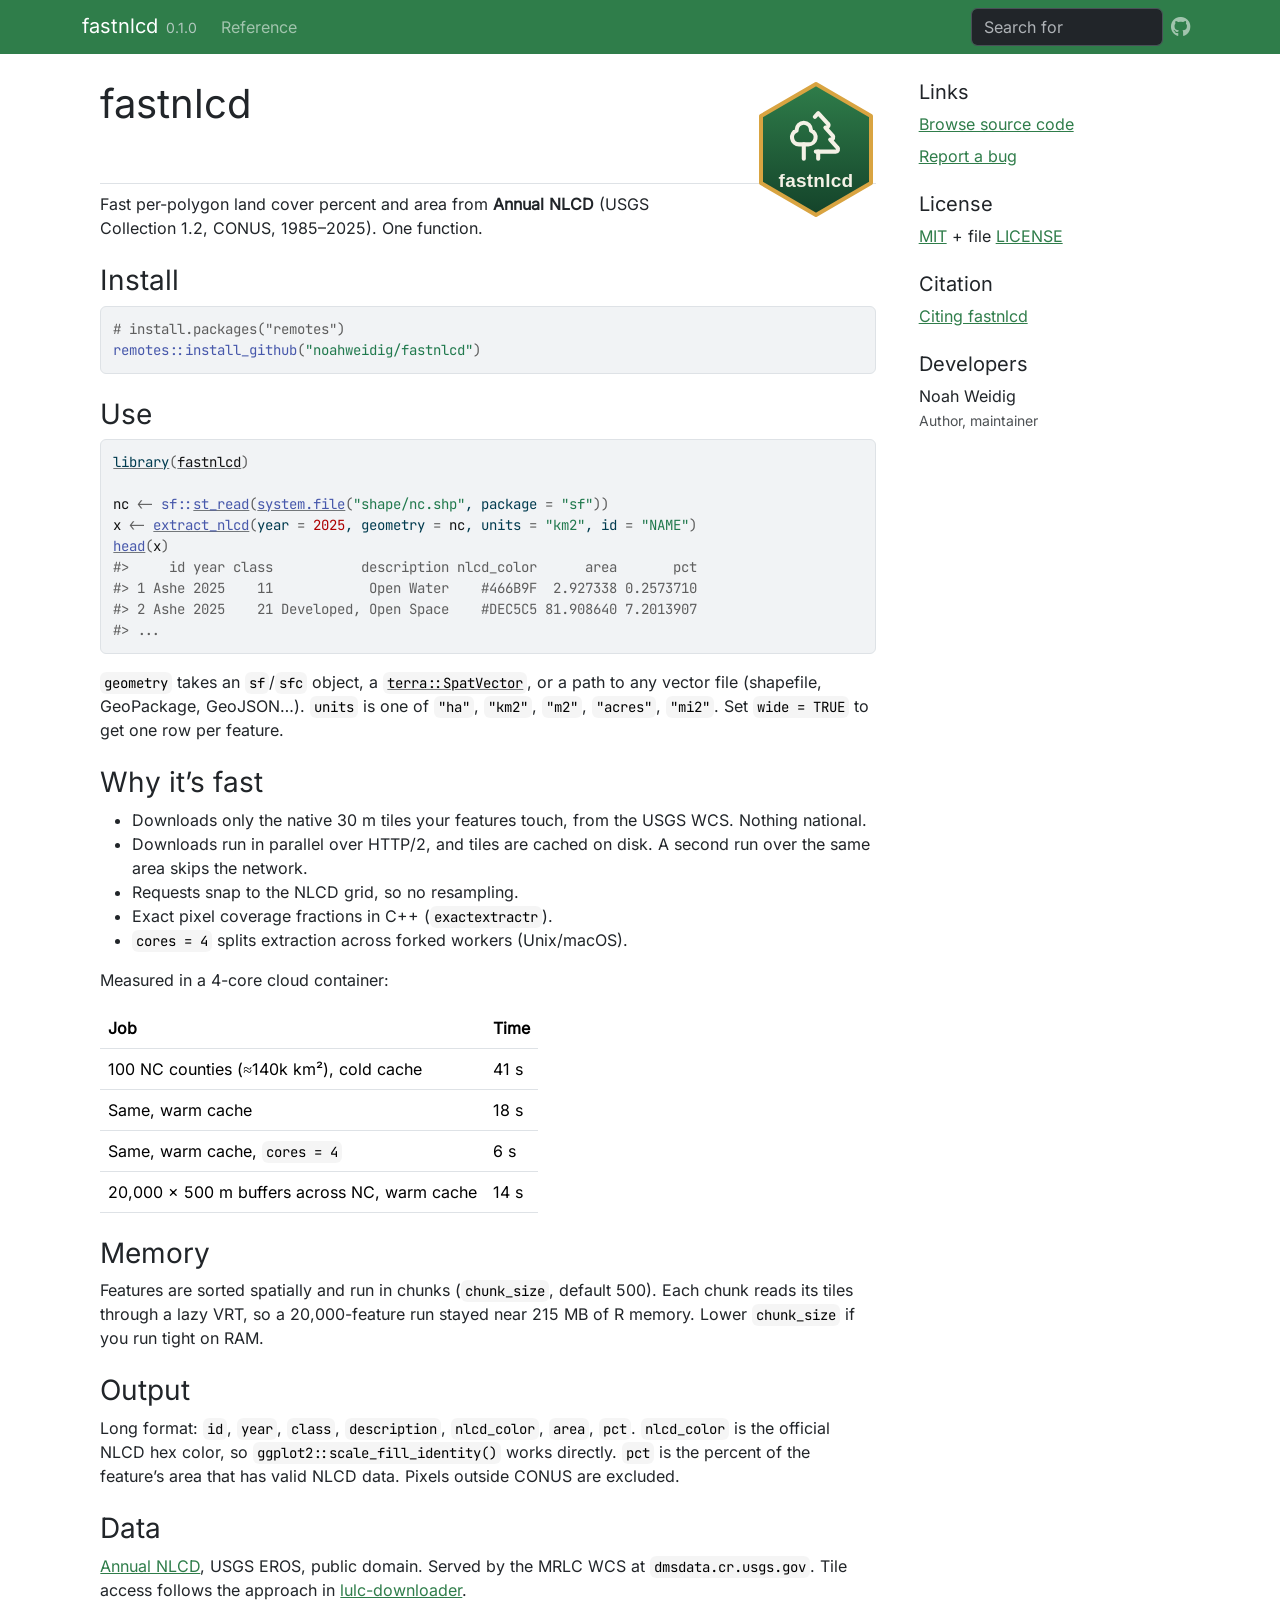
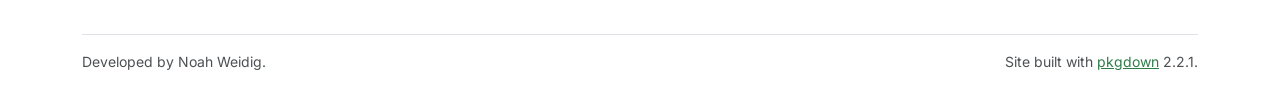
<file: index.html>
<!DOCTYPE html>
<!-- Generated by pkgdown: do not edit by hand --><html lang="en">
<head>
<meta charset="UTF-8">
<meta http-equiv="X-UA-Compatible" content="IE=edge">
<meta name="viewport" content="width=device-width, initial-scale=1, shrink-to-fit=no">
<title>Fast Annual NLCD Land Cover Extraction for Polygons • fastnlcd</title>
<!-- favicons --><link rel="icon" type="image/png" sizes="96x96" href="favicon-96x96.png">
<link rel="icon" type="”image/svg+xml”" href="favicon.svg">
<link rel="apple-touch-icon" sizes="180x180" href="apple-touch-icon.png">
<link rel="icon" sizes="any" href="favicon.ico">
<link rel="manifest" href="site.webmanifest">
<script src="deps/jquery-3.6.0/jquery-3.6.0.min.js"></script><meta name="viewport" content="width=device-width, initial-scale=1, shrink-to-fit=no">
<link href="deps/bootstrap-5.3.8/bootstrap.min.css" rel="stylesheet">
<script src="deps/bootstrap-5.3.8/bootstrap.bundle.min.js"></script><link href="deps/Inter-0.5.0/font.css" rel="stylesheet">
<link href="deps/JetBrains_Mono-0.5.0/font.css" rel="stylesheet">
<link href="deps/font-awesome-6.5.2/css/all.min.css" rel="stylesheet">
<link href="deps/font-awesome-6.5.2/css/v4-shims.min.css" rel="stylesheet">
<script src="deps/headroom-0.11.0/headroom.min.js"></script><script src="deps/headroom-0.11.0/jQuery.headroom.min.js"></script><script src="deps/bootstrap-toc-1.0.1/bootstrap-toc.min.js"></script><script src="deps/clipboard.js-2.0.11/clipboard.min.js"></script><script src="deps/search-1.0.0/autocomplete.jquery.min.js"></script><script src="deps/search-1.0.0/fuse.min.js"></script><script src="deps/search-1.0.0/mark.min.js"></script><!-- pkgdown --><script src="pkgdown.js"></script><meta property="og:title" content="Fast Annual NLCD Land Cover Extraction for Polygons">
<meta name="description" content="One function, extract_nlcd(), that returns per-feature land cover percent and area from the USGS Annual National Land Cover Database (Collection 1.2, 1985-2025). Only the native 30 m tiles each feature touches are fetched from the USGS WCS, in parallel, and cached on disk. Extraction uses exact coverage fractions via exactextractr and runs in spatially sorted chunks so memory stays flat for large layers.">
<meta property="og:description" content="One function, extract_nlcd(), that returns per-feature land cover percent and area from the USGS Annual National Land Cover Database (Collection 1.2, 1985-2025). Only the native 30 m tiles each feature touches are fetched from the USGS WCS, in parallel, and cached on disk. Extraction uses exact coverage fractions via exactextractr and runs in spatially sorted chunks so memory stays flat for large layers.">
<meta property="og:image" content="https://noahweidig.github.io/fastnlcd/logo.svg">
</head>
<body>
    <a href="#main" class="visually-hidden-focusable">Skip to contents</a>


    <nav class="navbar navbar-expand-lg fixed-top bg-primary" data-bs-theme="dark" aria-label="Site navigation"><div class="container">

    <a class="navbar-brand me-2" href="index.html">fastnlcd</a>

    <small class="nav-text text-muted me-auto" data-bs-toggle="tooltip" data-bs-placement="bottom" title="">0.1.0</small>


    <button class="navbar-toggler" type="button" data-bs-toggle="collapse" data-bs-target="#navbar" aria-controls="navbar" aria-expanded="false" aria-label="Toggle navigation">
      <span class="navbar-toggler-icon"></span>
    </button>

    <div id="navbar" class="collapse navbar-collapse ms-3">
      <ul class="navbar-nav me-auto">
<li class="nav-item"><a class="nav-link" href="reference/index.html">Reference</a></li>
      </ul>
<ul class="navbar-nav">
<li class="nav-item"><form class="form-inline" role="search">
 <input class="form-control" type="search" name="search-input" id="search-input" autocomplete="off" aria-label="Search site" placeholder="Search for" data-search-index="search.json">
</form></li>
<li class="nav-item"><a class="external-link nav-link" href="https://github.com/noahweidig/fastnlcd/" aria-label="GitHub"><span class="fa fab fa-github fa-lg"></span></a></li>
      </ul>
</div>


  </div>
</nav><div class="container template-home">
<div class="row">
  <main id="main" class="col-md-9"><div class="section level1">
<div class="page-header">
<img src="logo.svg" class="logo" alt=""><h1 id="fastnlcd-">fastnlcd <a class="anchor" aria-label="anchor" href="#fastnlcd-"></a>
</h1>
</div>
<p>Fast per-polygon land cover percent and area from <strong>Annual NLCD</strong> (USGS Collection 1.2, CONUS, 1985–2025). One function.</p>
<div class="section level2">
<h2 id="install">Install<a class="anchor" aria-label="anchor" href="#install"></a>
</h2>
<div class="sourceCode" id="cb1"><pre class="downlit sourceCode r">
<code class="sourceCode R"><span><span class="co"># install.packages("remotes")</span></span>
<span><span class="fu">remotes</span><span class="fu">::</span><span class="fu">install_github</span><span class="op">(</span><span class="st">"noahweidig/fastnlcd"</span><span class="op">)</span></span></code></pre></div>
</div>
<div class="section level2">
<h2 id="use">Use<a class="anchor" aria-label="anchor" href="#use"></a>
</h2>
<div class="sourceCode" id="cb2"><pre class="downlit sourceCode r">
<code class="sourceCode R"><span><span class="kw"><a href="https://rdrr.io/r/base/library.html" class="external-link">library</a></span><span class="op">(</span><span class="va"><a href="https://noahweidig.github.io/fastnlcd/">fastnlcd</a></span><span class="op">)</span></span>
<span></span>
<span><span class="va">nc</span> <span class="op">&lt;-</span> <span class="fu">sf</span><span class="fu">::</span><span class="fu"><a href="https://r-spatial.github.io/sf/reference/st_read.html" class="external-link">st_read</a></span><span class="op">(</span><span class="fu"><a href="https://rdrr.io/r/base/system.file.html" class="external-link">system.file</a></span><span class="op">(</span><span class="st">"shape/nc.shp"</span>, package <span class="op">=</span> <span class="st">"sf"</span><span class="op">)</span><span class="op">)</span></span>
<span><span class="va">x</span> <span class="op">&lt;-</span> <span class="fu"><a href="reference/extract_nlcd.html">extract_nlcd</a></span><span class="op">(</span>year <span class="op">=</span> <span class="fl">2025</span>, geometry <span class="op">=</span> <span class="va">nc</span>, units <span class="op">=</span> <span class="st">"km2"</span>, id <span class="op">=</span> <span class="st">"NAME"</span><span class="op">)</span></span>
<span><span class="fu"><a href="https://rdrr.io/r/utils/head.html" class="external-link">head</a></span><span class="op">(</span><span class="va">x</span><span class="op">)</span></span>
<span><span class="co">#&gt;     id year class           description nlcd_color      area       pct</span></span>
<span><span class="co">#&gt; 1 Ashe 2025    11            Open Water    #466B9F  2.927338 0.2573710</span></span>
<span><span class="co">#&gt; 2 Ashe 2025    21 Developed, Open Space    #DEC5C5 81.908640 7.2013907</span></span>
<span><span class="co">#&gt; ...</span></span></code></pre></div>
<p><code>geometry</code> takes an <code>sf</code>/<code>sfc</code> object, a <code><a href="https://rspatial.github.io/terra/reference/SpatVector-class.html" class="external-link">terra::SpatVector</a></code>, or a path to any vector file (shapefile, GeoPackage, GeoJSON…). <code>units</code> is one of <code>"ha"</code>, <code>"km2"</code>, <code>"m2"</code>, <code>"acres"</code>, <code>"mi2"</code>. Set <code>wide = TRUE</code> to get one row per feature.</p>
</div>
<div class="section level2">
<h2 id="why-its-fast">Why it’s fast<a class="anchor" aria-label="anchor" href="#why-its-fast"></a>
</h2>
<ul>
<li>Downloads only the native 30 m tiles your features touch, from the USGS WCS. Nothing national.</li>
<li>Downloads run in parallel over HTTP/2, and tiles are cached on disk. A second run over the same area skips the network.</li>
<li>Requests snap to the NLCD grid, so no resampling.</li>
<li>Exact pixel coverage fractions in C++ (<code>exactextractr</code>).</li>
<li>
<code>cores = 4</code> splits extraction across forked workers (Unix/macOS).</li>
</ul>
<p>Measured in a 4-core cloud container:</p>
<table class="table">
<thead><tr>
<th>Job</th>
<th>Time</th>
</tr></thead>
<tbody>
<tr>
<td>100 NC counties (≈140k km²), cold cache</td>
<td>41 s</td>
</tr>
<tr>
<td>Same, warm cache</td>
<td>18 s</td>
</tr>
<tr>
<td>Same, warm cache, <code>cores = 4</code>
</td>
<td>6 s</td>
</tr>
<tr>
<td>20,000 × 500 m buffers across NC, warm cache</td>
<td>14 s</td>
</tr>
</tbody>
</table>
</div>
<div class="section level2">
<h2 id="memory">Memory<a class="anchor" aria-label="anchor" href="#memory"></a>
</h2>
<p>Features are sorted spatially and run in chunks (<code>chunk_size</code>, default 500). Each chunk reads its tiles through a lazy VRT, so a 20,000-feature run stayed near 215 MB of R memory. Lower <code>chunk_size</code> if you run tight on RAM.</p>
</div>
<div class="section level2">
<h2 id="output">Output<a class="anchor" aria-label="anchor" href="#output"></a>
</h2>
<p>Long format: <code>id</code>, <code>year</code>, <code>class</code>, <code>description</code>, <code>nlcd_color</code>, <code>area</code>, <code>pct</code>. <code>nlcd_color</code> is the official NLCD hex color, so <code>ggplot2::scale_fill_identity()</code> works directly. <code>pct</code> is the percent of the feature’s area that has valid NLCD data. Pixels outside CONUS are excluded.</p>
</div>
<div class="section level2">
<h2 id="data">Data<a class="anchor" aria-label="anchor" href="#data"></a>
</h2>
<p><a href="https://www.usgs.gov/centers/eros/science/annual-national-land-cover-database" class="external-link">Annual NLCD</a>, USGS EROS, public domain. Served by the MRLC WCS at <code>dmsdata.cr.usgs.gov</code>. Tile access follows the approach in <a href="https://github.com/burchfisher/lulc-downloader" class="external-link">lulc-downloader</a>.</p>
</div>
</div>
  </main><aside class="col-md-3"><div class="links">
<h2 data-toc-skip>Links</h2>
<ul class="list-unstyled">
<li><a href="https://github.com/noahweidig/fastnlcd/" class="external-link">Browse source code</a></li>
<li><a href="https://github.com/noahweidig/fastnlcd/issues" class="external-link">Report a bug</a></li>
</ul>
</div>

<div class="license">
<h2 data-toc-skip>License</h2>
<ul class="list-unstyled">
<li>
<a href="https://opensource.org/licenses/mit-license.php" class="external-link">MIT</a> + file <a href="LICENSE-text.html">LICENSE</a>
</li>
</ul>
</div>


<div class="citation">
<h2 data-toc-skip>Citation</h2>
<ul class="list-unstyled">
<li><a href="authors.html#citation">Citing fastnlcd</a></li>
</ul>
</div>

<div class="developers">
<h2 data-toc-skip>Developers</h2>
<ul class="list-unstyled">
<li>Noah Weidig <br><small class="roles"> Author, maintainer </small>   </li>
</ul>
</div>



  </aside>
</div>


    <footer><div class="pkgdown-footer-left">
  <p>Developed by Noah Weidig.</p>
</div>

<div class="pkgdown-footer-right">
  <p>Site built with <a href="https://pkgdown.r-lib.org/" class="external-link">pkgdown</a> 2.2.1.</p>
</div>

    </footer>
</div>





  </body>
</html>
</file>
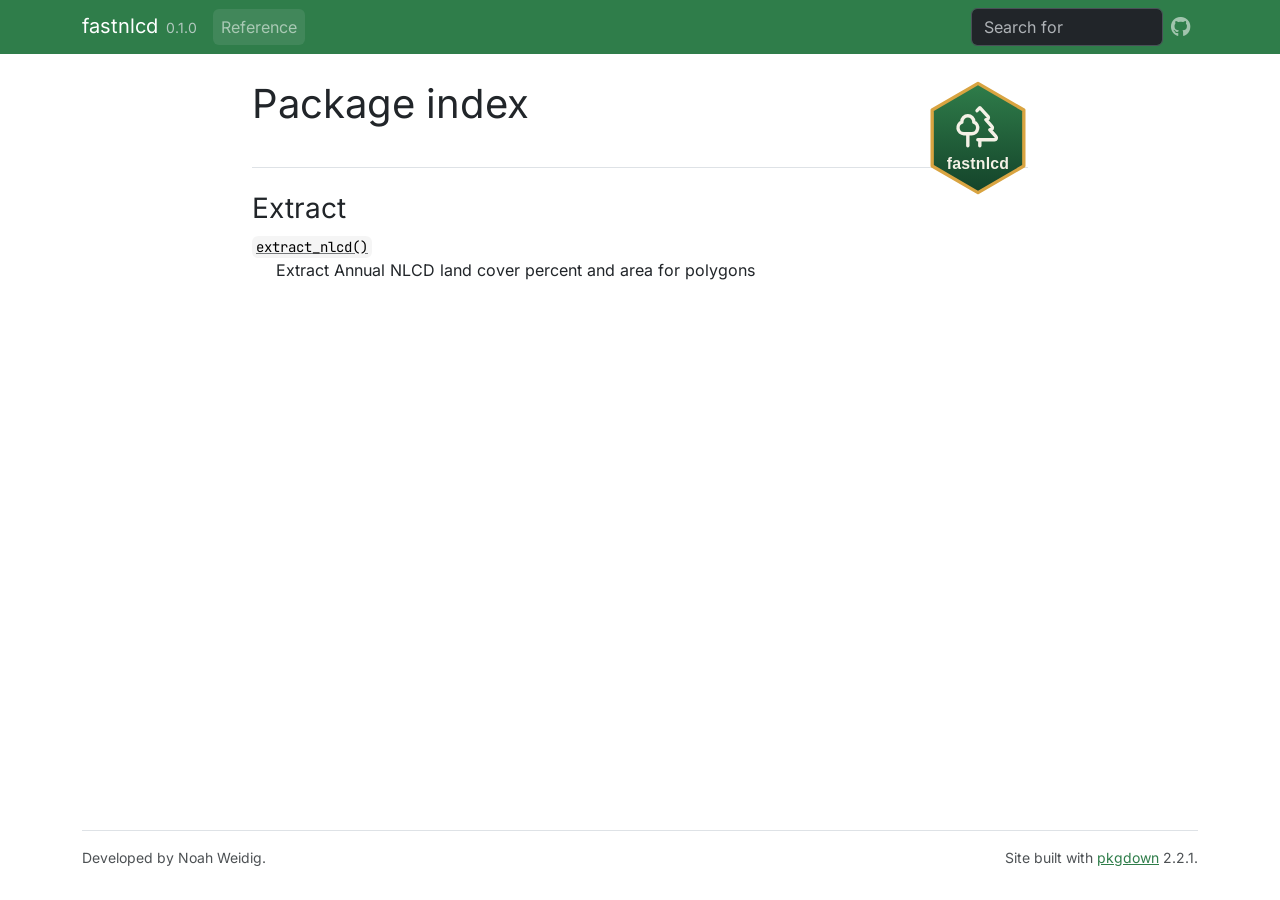
<file: reference/index.html>
<!DOCTYPE html>
<!-- Generated by pkgdown: do not edit by hand --><html lang="en"><head><meta charset="UTF-8"><meta http-equiv="X-UA-Compatible" content="IE=edge"><meta name="viewport" content="width=device-width, initial-scale=1, shrink-to-fit=no"><title>Package index • fastnlcd</title><!-- favicons --><link rel="icon" type="image/png" sizes="96x96" href="../favicon-96x96.png"><link rel="icon" type="”image/svg+xml”" href="../favicon.svg"><link rel="apple-touch-icon" sizes="180x180" href="../apple-touch-icon.png"><link rel="icon" sizes="any" href="../favicon.ico"><link rel="manifest" href="../site.webmanifest"><script src="../deps/jquery-3.6.0/jquery-3.6.0.min.js"></script><meta name="viewport" content="width=device-width, initial-scale=1, shrink-to-fit=no"><link href="../deps/bootstrap-5.3.8/bootstrap.min.css" rel="stylesheet"><script src="../deps/bootstrap-5.3.8/bootstrap.bundle.min.js"></script><link href="../deps/Inter-0.5.0/font.css" rel="stylesheet"><link href="../deps/JetBrains_Mono-0.5.0/font.css" rel="stylesheet"><link href="../deps/font-awesome-6.5.2/css/all.min.css" rel="stylesheet"><link href="../deps/font-awesome-6.5.2/css/v4-shims.min.css" rel="stylesheet"><script src="../deps/headroom-0.11.0/headroom.min.js"></script><script src="../deps/headroom-0.11.0/jQuery.headroom.min.js"></script><script src="../deps/bootstrap-toc-1.0.1/bootstrap-toc.min.js"></script><script src="../deps/clipboard.js-2.0.11/clipboard.min.js"></script><script src="../deps/search-1.0.0/autocomplete.jquery.min.js"></script><script src="../deps/search-1.0.0/fuse.min.js"></script><script src="../deps/search-1.0.0/mark.min.js"></script><!-- pkgdown --><script src="../pkgdown.js"></script><meta property="og:title" content="Package index"><meta property="og:image" content="https://noahweidig.github.io/fastnlcd/logo.svg"></head><body>
    <a href="#main" class="visually-hidden-focusable">Skip to contents</a>


    <nav class="navbar navbar-expand-lg fixed-top bg-primary" data-bs-theme="dark" aria-label="Site navigation"><div class="container">

    <a class="navbar-brand me-2" href="../index.html">fastnlcd</a>

    <small class="nav-text text-muted me-auto" data-bs-toggle="tooltip" data-bs-placement="bottom" title="">0.1.0</small>


    <button class="navbar-toggler" type="button" data-bs-toggle="collapse" data-bs-target="#navbar" aria-controls="navbar" aria-expanded="false" aria-label="Toggle navigation">
      <span class="navbar-toggler-icon"></span>
    </button>

    <div id="navbar" class="collapse navbar-collapse ms-3">
      <ul class="navbar-nav me-auto"><li class="active nav-item"><a class="nav-link" href="../reference/index.html">Reference</a></li>
      </ul><ul class="navbar-nav"><li class="nav-item"><form class="form-inline" role="search">
 <input class="form-control" type="search" name="search-input" id="search-input" autocomplete="off" aria-label="Search site" placeholder="Search for" data-search-index="../search.json"></form></li>
<li class="nav-item"><a class="external-link nav-link" href="https://github.com/noahweidig/fastnlcd/" aria-label="GitHub"><span class="fa fab fa-github fa-lg"></span></a></li>
      </ul></div>


  </div>
</nav><div class="container template-reference-index">
<div class="row">
  <main id="main" class="col-md-9"><div class="page-header">
      <img src="../logo.svg" class="logo" alt=""><h1>Package index</h1>
    </div>

    <div class="section level2">
      <h2 id="extract">Extract<a class="anchor" aria-label="anchor" href="#extract"></a></h2>



      <dl></dl></div><div class="section level2">




      <dl><dt>

          <code><a href="extract_nlcd.html">extract_nlcd()</a></code>

        </dt>
        <dd>Extract Annual NLCD land cover percent and area for polygons</dd>
      </dl></div>
  </main></div>


    <footer><div class="pkgdown-footer-left">
  <p>Developed by Noah Weidig.</p>
</div>

<div class="pkgdown-footer-right">
  <p>Site built with <a href="https://pkgdown.r-lib.org/" class="external-link">pkgdown</a> 2.2.1.</p>
</div>

    </footer></div>





  </body></html>
</file>
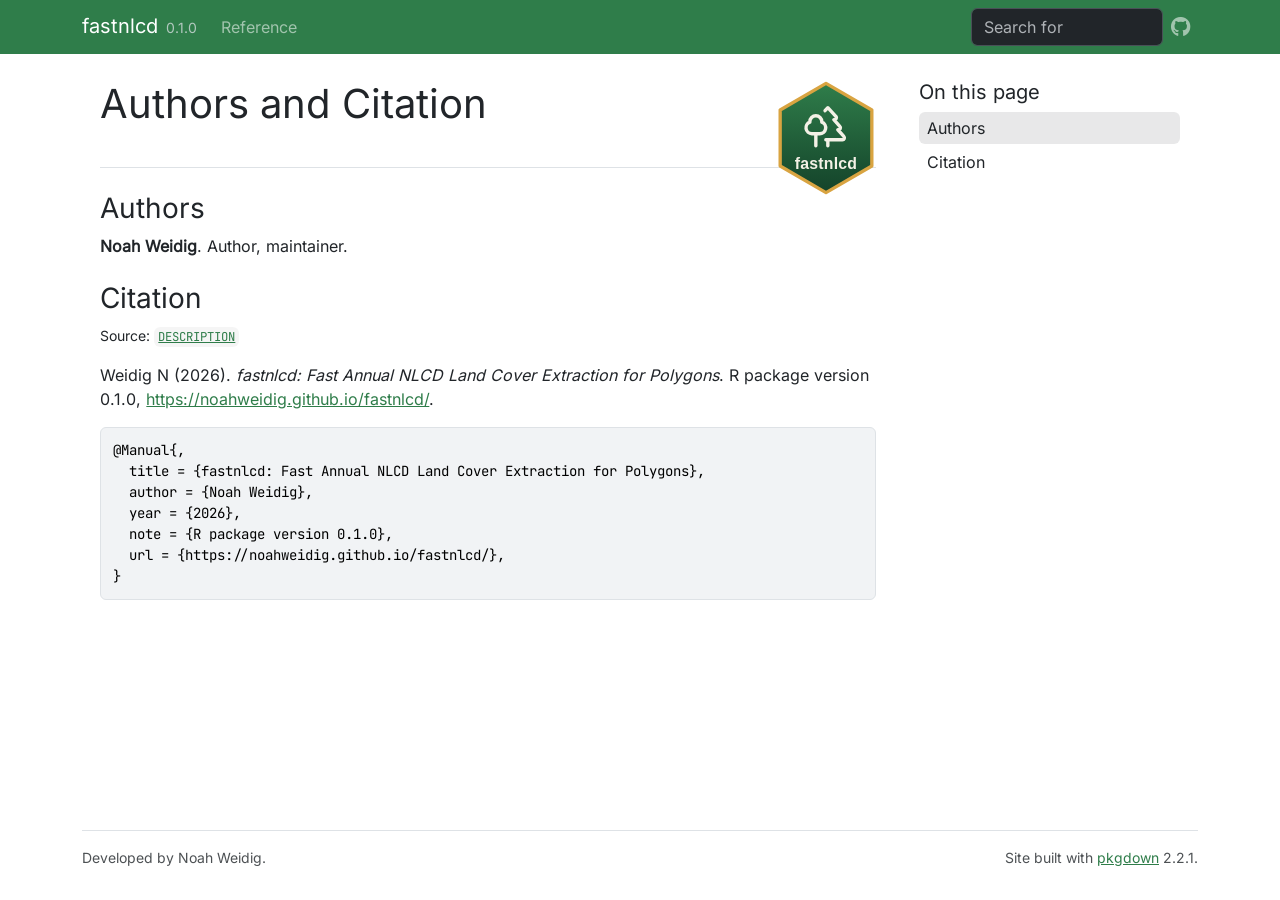
<file: authors.html>
<!DOCTYPE html>
<!-- Generated by pkgdown: do not edit by hand --><html lang="en"><head><meta charset="UTF-8"><meta http-equiv="X-UA-Compatible" content="IE=edge"><meta name="viewport" content="width=device-width, initial-scale=1, shrink-to-fit=no"><title>Authors and Citation • fastnlcd</title><!-- favicons --><link rel="icon" type="image/png" sizes="96x96" href="favicon-96x96.png"><link rel="icon" type="”image/svg+xml”" href="favicon.svg"><link rel="apple-touch-icon" sizes="180x180" href="apple-touch-icon.png"><link rel="icon" sizes="any" href="favicon.ico"><link rel="manifest" href="site.webmanifest"><script src="deps/jquery-3.6.0/jquery-3.6.0.min.js"></script><meta name="viewport" content="width=device-width, initial-scale=1, shrink-to-fit=no"><link href="deps/bootstrap-5.3.8/bootstrap.min.css" rel="stylesheet"><script src="deps/bootstrap-5.3.8/bootstrap.bundle.min.js"></script><link href="deps/Inter-0.5.0/font.css" rel="stylesheet"><link href="deps/JetBrains_Mono-0.5.0/font.css" rel="stylesheet"><link href="deps/font-awesome-6.5.2/css/all.min.css" rel="stylesheet"><link href="deps/font-awesome-6.5.2/css/v4-shims.min.css" rel="stylesheet"><script src="deps/headroom-0.11.0/headroom.min.js"></script><script src="deps/headroom-0.11.0/jQuery.headroom.min.js"></script><script src="deps/bootstrap-toc-1.0.1/bootstrap-toc.min.js"></script><script src="deps/clipboard.js-2.0.11/clipboard.min.js"></script><script src="deps/search-1.0.0/autocomplete.jquery.min.js"></script><script src="deps/search-1.0.0/fuse.min.js"></script><script src="deps/search-1.0.0/mark.min.js"></script><!-- pkgdown --><script src="pkgdown.js"></script><meta property="og:title" content="Authors and Citation"><meta property="og:image" content="https://noahweidig.github.io/fastnlcd/logo.svg"></head><body>
    <a href="#main" class="visually-hidden-focusable">Skip to contents</a>


    <nav class="navbar navbar-expand-lg fixed-top bg-primary" data-bs-theme="dark" aria-label="Site navigation"><div class="container">

    <a class="navbar-brand me-2" href="index.html">fastnlcd</a>

    <small class="nav-text text-muted me-auto" data-bs-toggle="tooltip" data-bs-placement="bottom" title="">0.1.0</small>


    <button class="navbar-toggler" type="button" data-bs-toggle="collapse" data-bs-target="#navbar" aria-controls="navbar" aria-expanded="false" aria-label="Toggle navigation">
      <span class="navbar-toggler-icon"></span>
    </button>

    <div id="navbar" class="collapse navbar-collapse ms-3">
      <ul class="navbar-nav me-auto"><li class="nav-item"><a class="nav-link" href="reference/index.html">Reference</a></li>
      </ul><ul class="navbar-nav"><li class="nav-item"><form class="form-inline" role="search">
 <input class="form-control" type="search" name="search-input" id="search-input" autocomplete="off" aria-label="Search site" placeholder="Search for" data-search-index="search.json"></form></li>
<li class="nav-item"><a class="external-link nav-link" href="https://github.com/noahweidig/fastnlcd/" aria-label="GitHub"><span class="fa fab fa-github fa-lg"></span></a></li>
      </ul></div>


  </div>
</nav><div class="container template-citation-authors">
<div class="row">
  <main id="main" class="col-md-9"><div class="page-header">
      <img src="logo.svg" class="logo" alt=""><h1>Authors and Citation</h1>
    </div>

    <div class="section level2">
      <h2>Authors</h2>

      <ul class="list-unstyled"><li>
          <p><strong>Noah Weidig</strong>. Author, maintainer.
          </p>
        </li>
      </ul></div>

    <div class="section level2">
      <h2 id="citation">Citation</h2>
      <p><small class="dont-index">Source: <a href="https://github.com/noahweidig/fastnlcd/blob/main/DESCRIPTION" class="external-link"><code>DESCRIPTION</code></a></small></p>

      <p>Weidig N (2026).
<em>fastnlcd: Fast Annual NLCD Land Cover Extraction for Polygons</em>.
R package version 0.1.0, <a href="https://noahweidig.github.io/fastnlcd/">https://noahweidig.github.io/fastnlcd/</a>.
</p>
      <pre>@Manual{,
  title = {fastnlcd: Fast Annual NLCD Land Cover Extraction for Polygons},
  author = {Noah Weidig},
  year = {2026},
  note = {R package version 0.1.0},
  url = {https://noahweidig.github.io/fastnlcd/},
}</pre>
    </div>

  </main><aside class="col-md-3"><nav id="toc" aria-label="Table of contents"><h2>On this page</h2>
    </nav></aside></div>


    <footer><div class="pkgdown-footer-left">
  <p>Developed by Noah Weidig.</p>
</div>

<div class="pkgdown-footer-right">
  <p>Site built with <a href="https://pkgdown.r-lib.org/" class="external-link">pkgdown</a> 2.2.1.</p>
</div>

    </footer></div>





  </body></html>
</file>
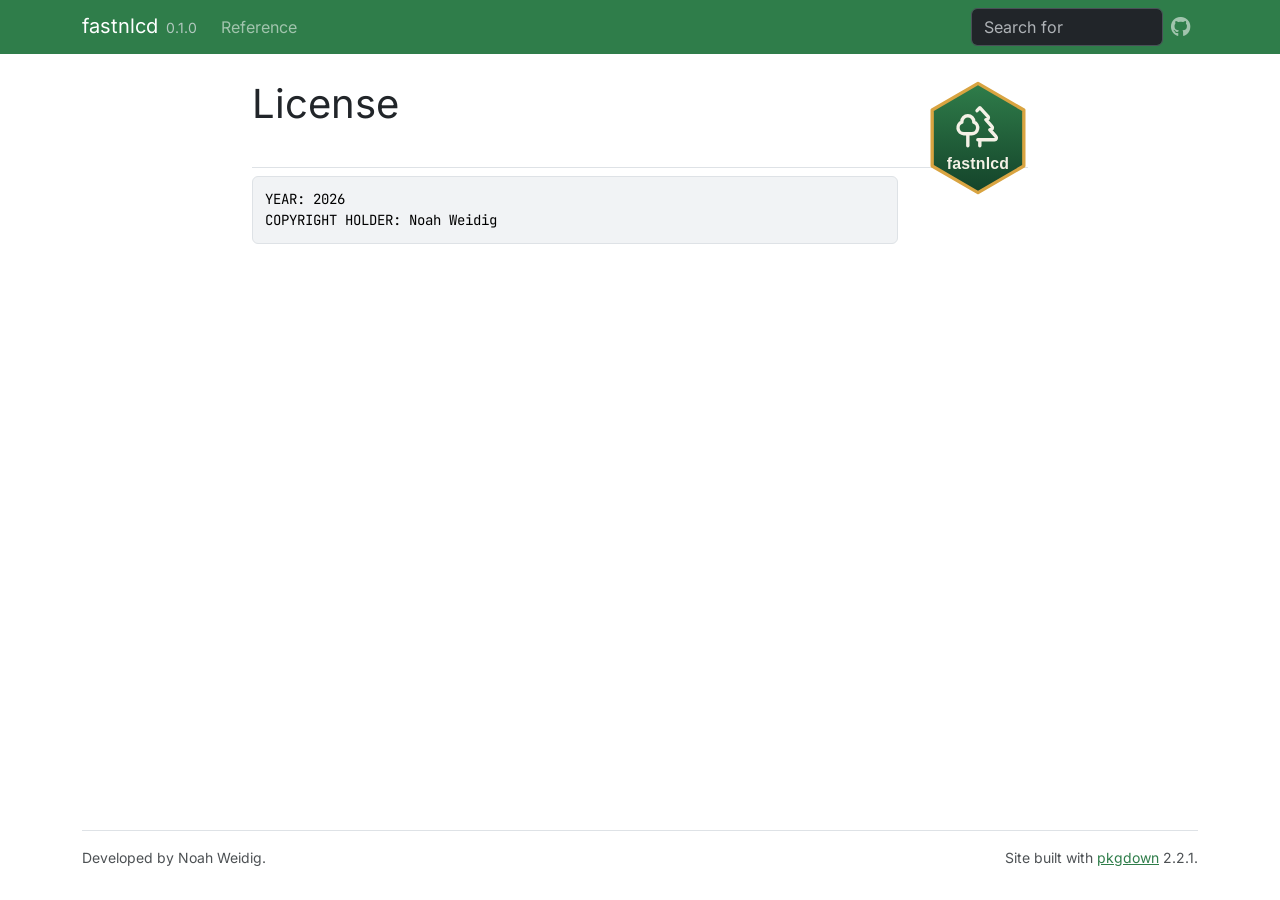
<file: LICENSE-text.html>
<!DOCTYPE html>
<!-- Generated by pkgdown: do not edit by hand --><html lang="en"><head><meta charset="UTF-8"><meta http-equiv="X-UA-Compatible" content="IE=edge"><meta name="viewport" content="width=device-width, initial-scale=1, shrink-to-fit=no"><title>License • fastnlcd</title><!-- favicons --><link rel="icon" type="image/png" sizes="96x96" href="favicon-96x96.png"><link rel="icon" type="”image/svg+xml”" href="favicon.svg"><link rel="apple-touch-icon" sizes="180x180" href="apple-touch-icon.png"><link rel="icon" sizes="any" href="favicon.ico"><link rel="manifest" href="site.webmanifest"><script src="deps/jquery-3.6.0/jquery-3.6.0.min.js"></script><meta name="viewport" content="width=device-width, initial-scale=1, shrink-to-fit=no"><link href="deps/bootstrap-5.3.8/bootstrap.min.css" rel="stylesheet"><script src="deps/bootstrap-5.3.8/bootstrap.bundle.min.js"></script><link href="deps/Inter-0.5.0/font.css" rel="stylesheet"><link href="deps/JetBrains_Mono-0.5.0/font.css" rel="stylesheet"><link href="deps/font-awesome-6.5.2/css/all.min.css" rel="stylesheet"><link href="deps/font-awesome-6.5.2/css/v4-shims.min.css" rel="stylesheet"><script src="deps/headroom-0.11.0/headroom.min.js"></script><script src="deps/headroom-0.11.0/jQuery.headroom.min.js"></script><script src="deps/bootstrap-toc-1.0.1/bootstrap-toc.min.js"></script><script src="deps/clipboard.js-2.0.11/clipboard.min.js"></script><script src="deps/search-1.0.0/autocomplete.jquery.min.js"></script><script src="deps/search-1.0.0/fuse.min.js"></script><script src="deps/search-1.0.0/mark.min.js"></script><!-- pkgdown --><script src="pkgdown.js"></script><meta property="og:title" content="License"><meta property="og:image" content="https://noahweidig.github.io/fastnlcd/logo.svg"></head><body>
    <a href="#main" class="visually-hidden-focusable">Skip to contents</a>


    <nav class="navbar navbar-expand-lg fixed-top bg-primary" data-bs-theme="dark" aria-label="Site navigation"><div class="container">

    <a class="navbar-brand me-2" href="index.html">fastnlcd</a>

    <small class="nav-text text-muted me-auto" data-bs-toggle="tooltip" data-bs-placement="bottom" title="">0.1.0</small>


    <button class="navbar-toggler" type="button" data-bs-toggle="collapse" data-bs-target="#navbar" aria-controls="navbar" aria-expanded="false" aria-label="Toggle navigation">
      <span class="navbar-toggler-icon"></span>
    </button>

    <div id="navbar" class="collapse navbar-collapse ms-3">
      <ul class="navbar-nav me-auto"><li class="nav-item"><a class="nav-link" href="reference/index.html">Reference</a></li>
      </ul><ul class="navbar-nav"><li class="nav-item"><form class="form-inline" role="search">
 <input class="form-control" type="search" name="search-input" id="search-input" autocomplete="off" aria-label="Search site" placeholder="Search for" data-search-index="search.json"></form></li>
<li class="nav-item"><a class="external-link nav-link" href="https://github.com/noahweidig/fastnlcd/" aria-label="GitHub"><span class="fa fab fa-github fa-lg"></span></a></li>
      </ul></div>


  </div>
</nav><div class="container template-title-body">
<div class="row">
  <main id="main" class="col-md-9"><div class="page-header">
      <img src="logo.svg" class="logo" alt=""><h1>License</h1>

    </div>

<pre>YEAR: 2026
COPYRIGHT HOLDER: Noah Weidig
</pre>

  </main></div>


    <footer><div class="pkgdown-footer-left">
  <p>Developed by Noah Weidig.</p>
</div>

<div class="pkgdown-footer-right">
  <p>Site built with <a href="https://pkgdown.r-lib.org/" class="external-link">pkgdown</a> 2.2.1.</p>
</div>

    </footer></div>





  </body></html>
</file>
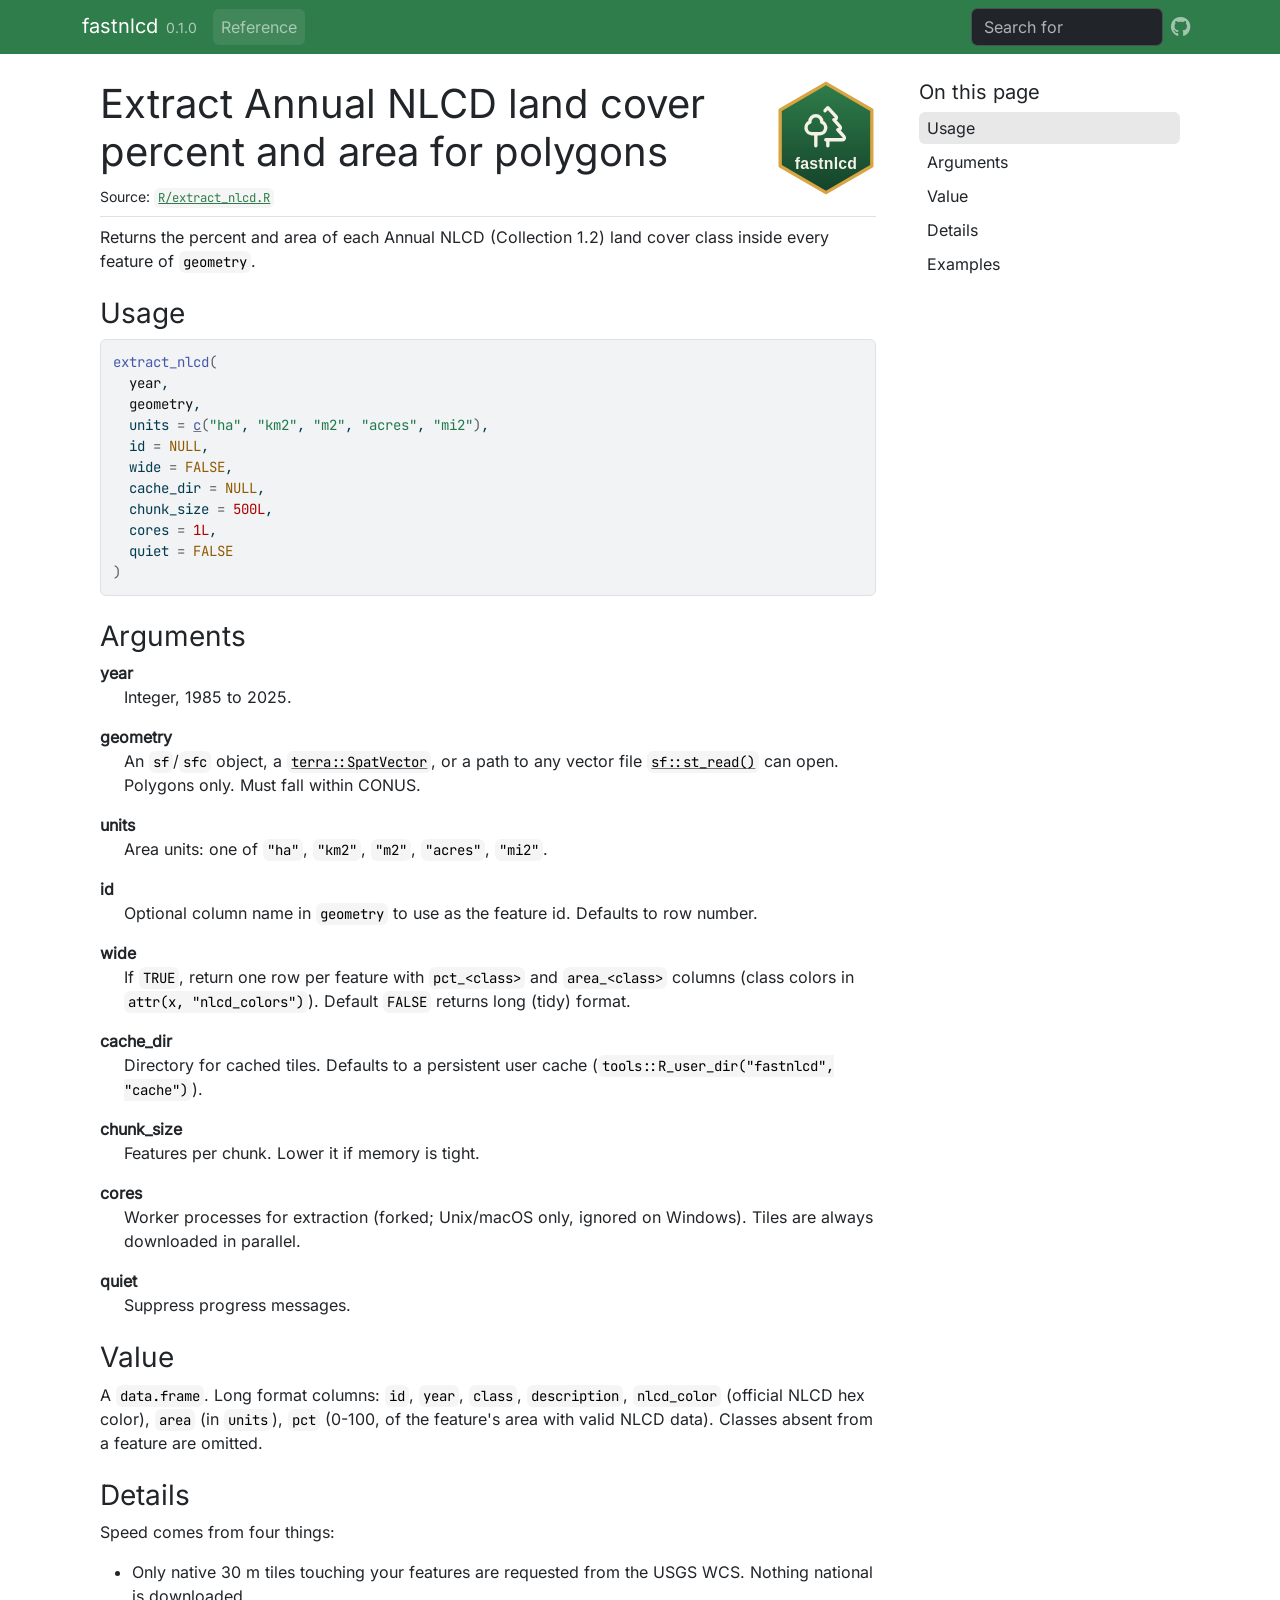
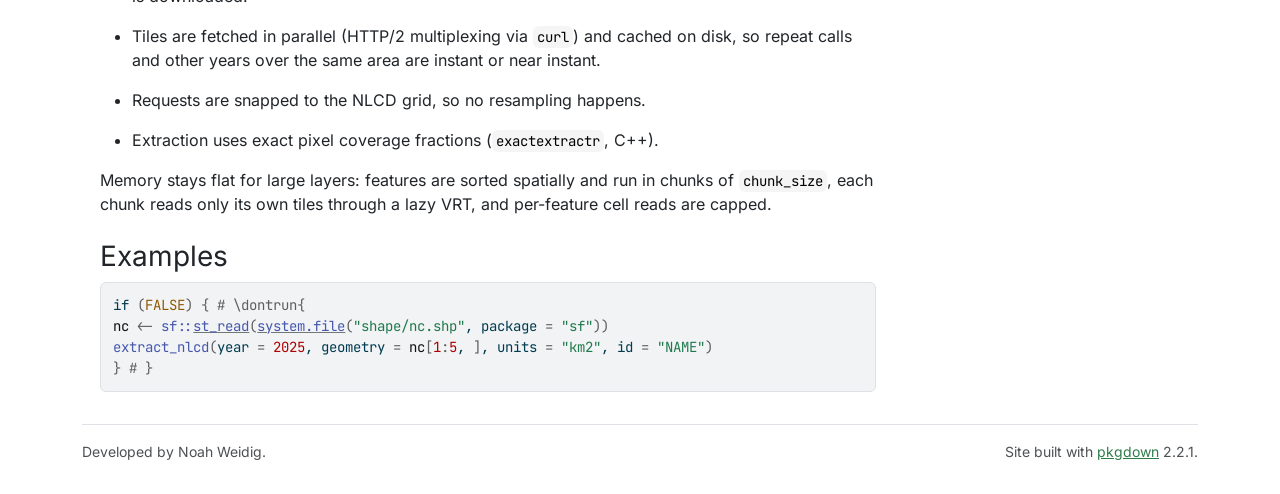
<file: reference/extract_nlcd.html>
<!DOCTYPE html>
<!-- Generated by pkgdown: do not edit by hand --><html lang="en"><head><meta charset="UTF-8"><meta http-equiv="X-UA-Compatible" content="IE=edge"><meta name="viewport" content="width=device-width, initial-scale=1, shrink-to-fit=no"><title>Extract Annual NLCD land cover percent and area for polygons — extract_nlcd • fastnlcd</title><!-- favicons --><link rel="icon" type="image/png" sizes="96x96" href="../favicon-96x96.png"><link rel="icon" type="”image/svg+xml”" href="../favicon.svg"><link rel="apple-touch-icon" sizes="180x180" href="../apple-touch-icon.png"><link rel="icon" sizes="any" href="../favicon.ico"><link rel="manifest" href="../site.webmanifest"><script src="../deps/jquery-3.6.0/jquery-3.6.0.min.js"></script><meta name="viewport" content="width=device-width, initial-scale=1, shrink-to-fit=no"><link href="../deps/bootstrap-5.3.8/bootstrap.min.css" rel="stylesheet"><script src="../deps/bootstrap-5.3.8/bootstrap.bundle.min.js"></script><link href="../deps/Inter-0.5.0/font.css" rel="stylesheet"><link href="../deps/JetBrains_Mono-0.5.0/font.css" rel="stylesheet"><link href="../deps/font-awesome-6.5.2/css/all.min.css" rel="stylesheet"><link href="../deps/font-awesome-6.5.2/css/v4-shims.min.css" rel="stylesheet"><script src="../deps/headroom-0.11.0/headroom.min.js"></script><script src="../deps/headroom-0.11.0/jQuery.headroom.min.js"></script><script src="../deps/bootstrap-toc-1.0.1/bootstrap-toc.min.js"></script><script src="../deps/clipboard.js-2.0.11/clipboard.min.js"></script><script src="../deps/search-1.0.0/autocomplete.jquery.min.js"></script><script src="../deps/search-1.0.0/fuse.min.js"></script><script src="../deps/search-1.0.0/mark.min.js"></script><!-- pkgdown --><script src="../pkgdown.js"></script><meta property="og:title" content="Extract Annual NLCD land cover percent and area for polygons — extract_nlcd"><meta name="description" content="Returns the percent and area of each Annual NLCD (Collection 1.2) land
cover class inside every feature of geometry."><meta property="og:description" content="Returns the percent and area of each Annual NLCD (Collection 1.2) land
cover class inside every feature of geometry."><meta property="og:image" content="https://noahweidig.github.io/fastnlcd/logo.svg"></head><body>
    <a href="#main" class="visually-hidden-focusable">Skip to contents</a>


    <nav class="navbar navbar-expand-lg fixed-top bg-primary" data-bs-theme="dark" aria-label="Site navigation"><div class="container">

    <a class="navbar-brand me-2" href="../index.html">fastnlcd</a>

    <small class="nav-text text-muted me-auto" data-bs-toggle="tooltip" data-bs-placement="bottom" title="">0.1.0</small>


    <button class="navbar-toggler" type="button" data-bs-toggle="collapse" data-bs-target="#navbar" aria-controls="navbar" aria-expanded="false" aria-label="Toggle navigation">
      <span class="navbar-toggler-icon"></span>
    </button>

    <div id="navbar" class="collapse navbar-collapse ms-3">
      <ul class="navbar-nav me-auto"><li class="active nav-item"><a class="nav-link" href="../reference/index.html">Reference</a></li>
      </ul><ul class="navbar-nav"><li class="nav-item"><form class="form-inline" role="search">
 <input class="form-control" type="search" name="search-input" id="search-input" autocomplete="off" aria-label="Search site" placeholder="Search for" data-search-index="../search.json"></form></li>
<li class="nav-item"><a class="external-link nav-link" href="https://github.com/noahweidig/fastnlcd/" aria-label="GitHub"><span class="fa fab fa-github fa-lg"></span></a></li>
      </ul></div>


  </div>
</nav><div class="container template-reference-topic">
<div class="row">
  <main id="main" class="col-md-9"><div class="page-header">
      <img src="../logo.svg" class="logo" alt=""><h1>Extract Annual NLCD land cover percent and area for polygons</h1>
      <small class="dont-index">Source: <a href="https://github.com/noahweidig/fastnlcd/blob/main/R/extract_nlcd.R" class="external-link"><code>R/extract_nlcd.R</code></a></small>
      <div class="d-none name"><code>extract_nlcd.Rd</code></div>
    </div>

    <div class="ref-description section level2">
    <p>Returns the percent and area of each Annual NLCD (Collection 1.2) land
cover class inside every feature of <code>geometry</code>.</p>
    </div>

    <div class="section level2">
    <h2 id="ref-usage">Usage<a class="anchor" aria-label="anchor" href="#ref-usage"></a></h2>
    <div class="sourceCode"><pre class="sourceCode r"><code><span><span class="fu">extract_nlcd</span><span class="op">(</span></span>
<span>  <span class="va">year</span>,</span>
<span>  <span class="va">geometry</span>,</span>
<span>  units <span class="op">=</span> <span class="fu"><a href="https://rdrr.io/r/base/c.html" class="external-link">c</a></span><span class="op">(</span><span class="st">"ha"</span>, <span class="st">"km2"</span>, <span class="st">"m2"</span>, <span class="st">"acres"</span>, <span class="st">"mi2"</span><span class="op">)</span>,</span>
<span>  id <span class="op">=</span> <span class="cn">NULL</span>,</span>
<span>  wide <span class="op">=</span> <span class="cn">FALSE</span>,</span>
<span>  cache_dir <span class="op">=</span> <span class="cn">NULL</span>,</span>
<span>  chunk_size <span class="op">=</span> <span class="fl">500L</span>,</span>
<span>  cores <span class="op">=</span> <span class="fl">1L</span>,</span>
<span>  quiet <span class="op">=</span> <span class="cn">FALSE</span></span>
<span><span class="op">)</span></span></code></pre></div>
    </div>

    <div class="section level2">
    <h2 id="arguments">Arguments<a class="anchor" aria-label="anchor" href="#arguments"></a></h2>


<dl><dt id="arg-year">year<a class="anchor" aria-label="anchor" href="#arg-year"></a></dt>
<dd><p>Integer, 1985 to 2025.</p></dd>


<dt id="arg-geometry">geometry<a class="anchor" aria-label="anchor" href="#arg-geometry"></a></dt>
<dd><p>An <code>sf</code>/<code>sfc</code> object, a <code><a href="https://rspatial.github.io/terra/reference/SpatVector-class.html" class="external-link">terra::SpatVector</a></code>, or a path to
any vector file <code><a href="https://r-spatial.github.io/sf/reference/st_read.html" class="external-link">sf::st_read()</a></code> can open. Polygons only. Must fall within
CONUS.</p></dd>


<dt id="arg-units">units<a class="anchor" aria-label="anchor" href="#arg-units"></a></dt>
<dd><p>Area units: one of <code>"ha"</code>, <code>"km2"</code>, <code>"m2"</code>, <code>"acres"</code>, <code>"mi2"</code>.</p></dd>


<dt id="arg-id">id<a class="anchor" aria-label="anchor" href="#arg-id"></a></dt>
<dd><p>Optional column name in <code>geometry</code> to use as the feature id.
Defaults to row number.</p></dd>


<dt id="arg-wide">wide<a class="anchor" aria-label="anchor" href="#arg-wide"></a></dt>
<dd><p>If <code>TRUE</code>, return one row per feature with <code>pct_&lt;class&gt;</code> and
<code>area_&lt;class&gt;</code> columns (class colors in <code>attr(x, "nlcd_colors")</code>). Default <code>FALSE</code> returns long (tidy) format.</p></dd>


<dt id="arg-cache-dir">cache_dir<a class="anchor" aria-label="anchor" href="#arg-cache-dir"></a></dt>
<dd><p>Directory for cached tiles. Defaults to a persistent user
cache (<code>tools::R_user_dir("fastnlcd", "cache")</code>).</p></dd>


<dt id="arg-chunk-size">chunk_size<a class="anchor" aria-label="anchor" href="#arg-chunk-size"></a></dt>
<dd><p>Features per chunk. Lower it if memory is tight.</p></dd>


<dt id="arg-cores">cores<a class="anchor" aria-label="anchor" href="#arg-cores"></a></dt>
<dd><p>Worker processes for extraction (forked; Unix/macOS only,
ignored on Windows). Tiles are always downloaded in parallel.</p></dd>


<dt id="arg-quiet">quiet<a class="anchor" aria-label="anchor" href="#arg-quiet"></a></dt>
<dd><p>Suppress progress messages.</p></dd>

</dl></div>
    <div class="section level2">
    <h2 id="value">Value<a class="anchor" aria-label="anchor" href="#value"></a></h2>
    <p>A <code>data.frame</code>. Long format columns: <code>id</code>, <code>year</code>, <code>class</code>,
<code>description</code>, <code>nlcd_color</code> (official NLCD hex color), <code>area</code> (in <code>units</code>), <code>pct</code> (0-100, of the feature's
area with valid NLCD data). Classes absent from a feature are omitted.</p>
    </div>
    <div class="section level2">
    <h2 id="details">Details<a class="anchor" aria-label="anchor" href="#details"></a></h2>
    <p>Speed comes from four things:</p><ul><li><p>Only native 30 m tiles touching your features are requested from the
USGS WCS. Nothing national is downloaded.</p></li>
<li><p>Tiles are fetched in parallel (HTTP/2 multiplexing via <code>curl</code>) and cached
on disk, so repeat calls and other years over the same area are instant
or near instant.</p></li>
<li><p>Requests are snapped to the NLCD grid, so no resampling happens.</p></li>
<li><p>Extraction uses exact pixel coverage fractions (<code>exactextractr</code>, C++).</p></li>
</ul><p>Memory stays flat for large layers: features are sorted spatially and run
in chunks of <code>chunk_size</code>, each chunk reads only its own tiles through a
lazy VRT, and per-feature cell reads are capped.</p>
    </div>

    <div class="section level2">
    <h2 id="ref-examples">Examples<a class="anchor" aria-label="anchor" href="#ref-examples"></a></h2>
    <div class="sourceCode"><pre class="sourceCode r"><code><span class="r-in"><span><span class="kw">if</span> <span class="op">(</span><span class="cn">FALSE</span><span class="op">)</span> <span class="op">{</span> <span class="co"># \dontrun{</span></span></span>
<span class="r-in"><span><span class="va">nc</span> <span class="op">&lt;-</span> <span class="fu">sf</span><span class="fu">::</span><span class="fu"><a href="https://r-spatial.github.io/sf/reference/st_read.html" class="external-link">st_read</a></span><span class="op">(</span><span class="fu"><a href="https://rdrr.io/r/base/system.file.html" class="external-link">system.file</a></span><span class="op">(</span><span class="st">"shape/nc.shp"</span>, package <span class="op">=</span> <span class="st">"sf"</span><span class="op">)</span><span class="op">)</span></span></span>
<span class="r-in"><span><span class="fu">extract_nlcd</span><span class="op">(</span>year <span class="op">=</span> <span class="fl">2025</span>, geometry <span class="op">=</span> <span class="va">nc</span><span class="op">[</span><span class="fl">1</span><span class="op">:</span><span class="fl">5</span>, <span class="op">]</span>, units <span class="op">=</span> <span class="st">"km2"</span>, id <span class="op">=</span> <span class="st">"NAME"</span><span class="op">)</span></span></span>
<span class="r-in"><span><span class="op">}</span> <span class="co"># }</span></span></span>
</code></pre></div>
    </div>
  </main><aside class="col-md-3"><nav id="toc" aria-label="Table of contents"><h2>On this page</h2>
    </nav></aside></div>


    <footer><div class="pkgdown-footer-left">
  <p>Developed by Noah Weidig.</p>
</div>

<div class="pkgdown-footer-right">
  <p>Site built with <a href="https://pkgdown.r-lib.org/" class="external-link">pkgdown</a> 2.2.1.</p>
</div>

    </footer></div>





  </body></html>
</file>
<file: deps/Inter-0.5.0/font.css>
/* cyrillic-ext */
@font-face {
  font-family: 'Inter';
  font-style: normal;
  font-weight: 400;
  font-display: swap;
  src: url(2321b2f399f81a42185515bae7d9fbc5.woff2) format('woff2');
  unicode-range: U+0460-052F, U+1C80-1C8A, U+20B4, U+2DE0-2DFF, U+A640-A69F, U+FE2E-FE2F;
}
/* cyrillic */
@font-face {
  font-family: 'Inter';
  font-style: normal;
  font-weight: 400;
  font-display: swap;
  src: url(ec54201e444d9b80909a80c4494b2443.woff2) format('woff2');
  unicode-range: U+0301, U+0400-045F, U+0490-0491, U+04B0-04B1, U+2116;
}
/* greek-ext */
@font-face {
  font-family: 'Inter';
  font-style: normal;
  font-weight: 400;
  font-display: swap;
  src: url(b5e70401571e177ff1785daef2b6ae6e.woff2) format('woff2');
  unicode-range: U+1F00-1FFF;
}
/* greek */
@font-face {
  font-family: 'Inter';
  font-style: normal;
  font-weight: 400;
  font-display: swap;
  src: url(e672af47a8f80cd10f397bfb822c6d0f.woff2) format('woff2');
  unicode-range: U+0370-0377, U+037A-037F, U+0384-038A, U+038C, U+038E-03A1, U+03A3-03FF;
}
/* vietnamese */
@font-face {
  font-family: 'Inter';
  font-style: normal;
  font-weight: 400;
  font-display: swap;
  src: url(5188531d0d48d6178673a3f7364013a9.woff2) format('woff2');
  unicode-range: U+0102-0103, U+0110-0111, U+0128-0129, U+0168-0169, U+01A0-01A1, U+01AF-01B0, U+0300-0301, U+0303-0304, U+0308-0309, U+0323, U+0329, U+1EA0-1EF9, U+20AB;
}
/* latin-ext */
@font-face {
  font-family: 'Inter';
  font-style: normal;
  font-weight: 400;
  font-display: swap;
  src: url(fba055f6bf0134ba911a0da67129b7fc.woff2) format('woff2');
  unicode-range: U+0100-02BA, U+02BD-02C5, U+02C7-02CC, U+02CE-02D7, U+02DD-02FF, U+0304, U+0308, U+0329, U+1D00-1DBF, U+1E00-1E9F, U+1EF2-1EFF, U+2020, U+20A0-20AB, U+20AD-20C4, U+2113, U+2C60-2C7F, U+A720-A7FF;
}
/* latin */
@font-face {
  font-family: 'Inter';
  font-style: normal;
  font-weight: 400;
  font-display: swap;
  src: url(26ed29e8783976b59182eb81f7287696.woff2) format('woff2');
  unicode-range: U+0000-00FF, U+0131, U+0152-0153, U+02BB-02BC, U+02C6, U+02DA, U+02DC, U+0304, U+0308, U+0329, U+2000-206F, U+20AC, U+2122, U+2191, U+2193, U+2212, U+2215, U+FEFF, U+FFFD;
}
</file>
<file: deps/JetBrains_Mono-0.5.0/font.css>
/* cyrillic-ext */
@font-face {
  font-family: 'JetBrains Mono';
  font-style: normal;
  font-weight: 400;
  font-display: swap;
  src: url(42e970fbe96733f42fda382cd7e11725.woff2) format('woff2');
  unicode-range: U+0460-052F, U+1C80-1C8A, U+20B4, U+2DE0-2DFF, U+A640-A69F, U+FE2E-FE2F;
}
/* cyrillic */
@font-face {
  font-family: 'JetBrains Mono';
  font-style: normal;
  font-weight: 400;
  font-display: swap;
  src: url(080daf94710e7a5c4302640c7e25a998.woff2) format('woff2');
  unicode-range: U+0301, U+0400-045F, U+0490-0491, U+04B0-04B1, U+2116;
}
/* greek */
@font-face {
  font-family: 'JetBrains Mono';
  font-style: normal;
  font-weight: 400;
  font-display: swap;
  src: url(99ef913ed4147108e1abc01597dadf8f.woff2) format('woff2');
  unicode-range: U+0370-0377, U+037A-037F, U+0384-038A, U+038C, U+038E-03A1, U+03A3-03FF;
}
/* vietnamese */
@font-face {
  font-family: 'JetBrains Mono';
  font-style: normal;
  font-weight: 400;
  font-display: swap;
  src: url(c0b26d60da866098673e8f44baaa9abd.woff2) format('woff2');
  unicode-range: U+0102-0103, U+0110-0111, U+0128-0129, U+0168-0169, U+01A0-01A1, U+01AF-01B0, U+0300-0301, U+0303-0304, U+0308-0309, U+0323, U+0329, U+1EA0-1EF9, U+20AB;
}
/* latin-ext */
@font-face {
  font-family: 'JetBrains Mono';
  font-style: normal;
  font-weight: 400;
  font-display: swap;
  src: url(41681a9739b3819a866c251d1f07b073.woff2) format('woff2');
  unicode-range: U+0100-02BA, U+02BD-02C5, U+02C7-02CC, U+02CE-02D7, U+02DD-02FF, U+0304, U+0308, U+0329, U+1D00-1DBF, U+1E00-1E9F, U+1EF2-1EFF, U+2020, U+20A0-20AB, U+20AD-20C4, U+2113, U+2C60-2C7F, U+A720-A7FF;
}
/* latin */
@font-face {
  font-family: 'JetBrains Mono';
  font-style: normal;
  font-weight: 400;
  font-display: swap;
  src: url(ac5f0ba4199d3b8eec74992613c86278.woff2) format('woff2');
  unicode-range: U+0000-00FF, U+0131, U+0152-0153, U+02BB-02BC, U+02C6, U+02DA, U+02DC, U+0304, U+0308, U+0329, U+2000-206F, U+20AC, U+2122, U+2191, U+2193, U+2212, U+2215, U+FEFF, U+FFFD;
}
</file>
<file: deps/font-awesome-6.5.2/css/v4-shims.min.css>
/*!
 * Font Awesome Free 6.5.2 by @fontawesome - https://fontawesome.com
 * License - https://fontawesome.com/license/free (Icons: CC BY 4.0, Fonts: SIL OFL 1.1, Code: MIT License)
 * Copyright 2024 Fonticons, Inc.
 */
.fa.fa-glass:before{content:"\f000"}.fa.fa-envelope-o{font-family:"Font Awesome 6 Free";font-weight:400}.fa.fa-envelope-o:before{content:"\f0e0"}.fa.fa-star-o{font-family:"Font Awesome 6 Free";font-weight:400}.fa.fa-star-o:before{content:"\f005"}.fa.fa-close:before,.fa.fa-remove:before{content:"\f00d"}.fa.fa-gear:before{content:"\f013"}.fa.fa-trash-o{font-family:"Font Awesome 6 Free";font-weight:400}.fa.fa-trash-o:before{content:"\f2ed"}.fa.fa-home:before{content:"\f015"}.fa.fa-file-o{font-family:"Font Awesome 6 Free";font-weight:400}.fa.fa-file-o:before{content:"\f15b"}.fa.fa-clock-o{font-family:"Font Awesome 6 Free";font-weight:400}.fa.fa-clock-o:before{content:"\f017"}.fa.fa-arrow-circle-o-down{font-family:"Font Awesome 6 Free";font-weight:400}.fa.fa-arrow-circle-o-down:before{content:"\f358"}.fa.fa-arrow-circle-o-up{font-family:"Font Awesome 6 Free";font-weight:400}.fa.fa-arrow-circle-o-up:before{content:"\f35b"}.fa.fa-play-circle-o{font-family:"Font Awesome 6 Free";font-weight:400}.fa.fa-play-circle-o:before{content:"\f144"}.fa.fa-repeat:before,.fa.fa-rotate-right:before{content:"\f01e"}.fa.fa-refresh:before{content:"\f021"}.fa.fa-list-alt{font-family:"Font Awesome 6 Free";font-weight:400}.fa.fa-list-alt:before{content:"\f022"}.fa.fa-dedent:before{content:"\f03b"}.fa.fa-video-camera:before{content:"\f03d"}.fa.fa-picture-o{font-family:"Font Awesome 6 Free";font-weight:400}.fa.fa-picture-o:before{content:"\f03e"}.fa.fa-photo{font-family:"Font Awesome 6 Free";font-weight:400}.fa.fa-photo:before{content:"\f03e"}.fa.fa-image{font-family:"Font Awesome 6 Free";font-weight:400}.fa.fa-image:before{content:"\f03e"}.fa.fa-map-marker:before{content:"\f3c5"}.fa.fa-pencil-square-o{font-family:"Font Awesome 6 Free";font-weight:400}.fa.fa-pencil-square-o:before{content:"\f044"}.fa.fa-edit{font-family:"Font Awesome 6 Free";font-weight:400}.fa.fa-edit:before{content:"\f044"}.fa.fa-share-square-o:before{content:"\f14d"}.fa.fa-check-square-o{font-family:"Font Awesome 6 Free";font-weight:400}.fa.fa-check-square-o:before{content:"\f14a"}.fa.fa-arrows:before{content:"\f0b2"}.fa.fa-times-circle-o{font-family:"Font Awesome 6 Free";font-weight:400}.fa.fa-times-circle-o:before{content:"\f057"}.fa.fa-check-circle-o{font-family:"Font Awesome 6 Free";font-weight:400}.fa.fa-check-circle-o:before{content:"\f058"}.fa.fa-mail-forward:before{content:"\f064"}.fa.fa-expand:before{content:"\f424"}.fa.fa-compress:before{content:"\f422"}.fa.fa-eye,.fa.fa-eye-slash{font-family:"Font Awesome 6 Free";font-weight:400}.fa.fa-warning:before{content:"\f071"}.fa.fa-calendar:before{content:"\f073"}.fa.fa-arrows-v:before{content:"\f338"}.fa.fa-arrows-h:before{content:"\f337"}.fa.fa-bar-chart-o:before,.fa.fa-bar-chart:before{content:"\e0e3"}.fa.fa-twitter-square{font-family:"Font Awesome 6 Brands";font-weight:400}.fa.fa-twitter-square:before{content:"\f081"}.fa.fa-facebook-square{font-family:"Font Awesome 6 Brands";font-weight:400}.fa.fa-facebook-square:before{content:"\f082"}.fa.fa-gears:before{content:"\f085"}.fa.fa-thumbs-o-up{font-family:"Font Awesome 6 Free";font-weight:400}.fa.fa-thumbs-o-up:before{content:"\f164"}.fa.fa-thumbs-o-down{font-family:"Font Awesome 6 Free";font-weight:400}.fa.fa-thumbs-o-down:before{content:"\f165"}.fa.fa-heart-o{font-family:"Font Awesome 6 Free";font-weight:400}.fa.fa-heart-o:before{content:"\f004"}.fa.fa-sign-out:before{content:"\f2f5"}.fa.fa-linkedin-square{font-family:"Font Awesome 6 Brands";font-weight:400}.fa.fa-linkedin-square:before{content:"\f08c"}.fa.fa-thumb-tack:before{content:"\f08d"}.fa.fa-external-link:before{content:"\f35d"}.fa.fa-sign-in:before{content:"\f2f6"}.fa.fa-github-square{font-family:"Font Awesome 6 Brands";font-weight:400}.fa.fa-github-square:before{content:"\f092"}.fa.fa-lemon-o{font-family:"Font Awesome 6 Free";font-weight:400}.fa.fa-lemon-o:before{content:"\f094"}.fa.fa-square-o{font-family:"Font Awesome 6 Free";font-weight:400}.fa.fa-square-o:before{content:"\f0c8"}.fa.fa-bookmark-o{font-family:"Font Awesome 6 Free";font-weight:400}.fa.fa-bookmark-o:before{content:"\f02e"}.fa.fa-facebook,.fa.fa-twitter{font-family:"Font Awesome 6 Brands";font-weight:400}.fa.fa-facebook:before{content:"\f39e"}.fa.fa-facebook-f{font-family:"Font Awesome 6 Brands";font-weight:400}.fa.fa-facebook-f:before{content:"\f39e"}.fa.fa-github{font-family:"Font Awesome 6 Brands";font-weight:400}.fa.fa-credit-card{font-family:"Font Awesome 6 Free";font-weight:400}.fa.fa-feed:before{content:"\f09e"}.fa.fa-hdd-o{font-family:"Font Awesome 6 Free";font-weight:400}.fa.fa-hdd-o:before{content:"\f0a0"}.fa.fa-hand-o-right{font-family:"Font Awesome 6 Free";font-weight:400}.fa.fa-hand-o-right:before{content:"\f0a4"}.fa.fa-hand-o-left{font-family:"Font Awesome 6 Free";font-weight:400}.fa.fa-hand-o-left:before{content:"\f0a5"}.fa.fa-hand-o-up{font-family:"Font Awesome 6 Free";font-weight:400}.fa.fa-hand-o-up:before{content:"\f0a6"}.fa.fa-hand-o-down{font-family:"Font Awesome 6 Free";font-weight:400}.fa.fa-hand-o-down:before{content:"\f0a7"}.fa.fa-globe:before{content:"\f57d"}.fa.fa-tasks:before{content:"\f828"}.fa.fa-arrows-alt:before{content:"\f31e"}.fa.fa-group:before{content:"\f0c0"}.fa.fa-chain:before{content:"\f0c1"}.fa.fa-cut:before{content:"\f0c4"}.fa.fa-files-o{font-family:"Font Awesome 6 Free";font-weight:400}.fa.fa-files-o:before{content:"\f0c5"}.fa.fa-floppy-o{font-family:"Font Awesome 6 Free";font-weight:400}.fa.fa-floppy-o:before{content:"\f0c7"}.fa.fa-save{font-family:"Font Awesome 6 Free";font-weight:400}.fa.fa-save:before{content:"\f0c7"}.fa.fa-navicon:before,.fa.fa-reorder:before{content:"\f0c9"}.fa.fa-magic:before{content:"\e2ca"}.fa.fa-pinterest,.fa.fa-pinterest-square{font-family:"Font Awesome 6 Brands";font-weight:400}.fa.fa-pinterest-square:before{content:"\f0d3"}.fa.fa-google-plus-square{font-family:"Font Awesome 6 Brands";font-weight:400}.fa.fa-google-plus-square:before{content:"\f0d4"}.fa.fa-google-plus{font-family:"Font Awesome 6 Brands";font-weight:400}.fa.fa-google-plus:before{content:"\f0d5"}.fa.fa-money:before{content:"\f3d1"}.fa.fa-unsorted:before{content:"\f0dc"}.fa.fa-sort-desc:before{content:"\f0dd"}.fa.fa-sort-asc:before{content:"\f0de"}.fa.fa-linkedin{font-family:"Font Awesome 6 Brands";font-weight:400}.fa.fa-linkedin:before{content:"\f0e1"}.fa.fa-rotate-left:before{content:"\f0e2"}.fa.fa-legal:before{content:"\f0e3"}.fa.fa-dashboard:before,.fa.fa-tachometer:before{content:"\f625"}.fa.fa-comment-o{font-family:"Font Awesome 6 Free";font-weight:400}.fa.fa-comment-o:before{content:"\f075"}.fa.fa-comments-o{font-family:"Font Awesome 6 Free";font-weight:400}.fa.fa-comments-o:before{content:"\f086"}.fa.fa-flash:before{content:"\f0e7"}.fa.fa-clipboard:before{content:"\f0ea"}.fa.fa-lightbulb-o{font-family:"Font Awesome 6 Free";font-weight:400}.fa.fa-lightbulb-o:before{content:"\f0eb"}.fa.fa-exchange:before{content:"\f362"}.fa.fa-cloud-download:before{content:"\f0ed"}.fa.fa-cloud-upload:before{content:"\f0ee"}.fa.fa-bell-o{font-family:"Font Awesome 6 Free";font-weight:400}.fa.fa-bell-o:before{content:"\f0f3"}.fa.fa-cutlery:before{content:"\f2e7"}.fa.fa-file-text-o{font-family:"Font Awesome 6 Free";font-weight:400}.fa.fa-file-text-o:before{content:"\f15c"}.fa.fa-building-o{font-family:"Font Awesome 6 Free";font-weight:400}.fa.fa-building-o:before{content:"\f1ad"}.fa.fa-hospital-o{font-family:"Font Awesome 6 Free";font-weight:400}.fa.fa-hospital-o:before{content:"\f0f8"}.fa.fa-tablet:before{content:"\f3fa"}.fa.fa-mobile-phone:before,.fa.fa-mobile:before{content:"\f3cd"}.fa.fa-circle-o{font-family:"Font Awesome 6 Free";font-weight:400}.fa.fa-circle-o:before{content:"\f111"}.fa.fa-mail-reply:before{content:"\f3e5"}.fa.fa-github-alt{font-family:"Font Awesome 6 Brands";font-weight:400}.fa.fa-folder-o{font-family:"Font Awesome 6 Free";font-weight:400}.fa.fa-folder-o:before{content:"\f07b"}.fa.fa-folder-open-o{font-family:"Font Awesome 6 Free";font-weight:400}.fa.fa-folder-open-o:before{content:"\f07c"}.fa.fa-smile-o{font-family:"Font Awesome 6 Free";font-weight:400}.fa.fa-smile-o:before{content:"\f118"}.fa.fa-frown-o{font-family:"Font Awesome 6 Free";font-weight:400}.fa.fa-frown-o:before{content:"\f119"}.fa.fa-meh-o{font-family:"Font Awesome 6 Free";font-weight:400}.fa.fa-meh-o:before{content:"\f11a"}.fa.fa-keyboard-o{font-family:"Font Awesome 6 Free";font-weight:400}.fa.fa-keyboard-o:before{content:"\f11c"}.fa.fa-flag-o{font-family:"Font Awesome 6 Free";font-weight:400}.fa.fa-flag-o:before{content:"\f024"}.fa.fa-mail-reply-all:before{content:"\f122"}.fa.fa-star-half-o{font-family:"Font Awesome 6 Free";font-weight:400}.fa.fa-star-half-o:before{content:"\f5c0"}.fa.fa-star-half-empty{font-family:"Font Awesome 6 Free";font-weight:400}.fa.fa-star-half-empty:before{content:"\f5c0"}.fa.fa-star-half-full{font-family:"Font Awesome 6 Free";font-weight:400}.fa.fa-star-half-full:before{content:"\f5c0"}.fa.fa-code-fork:before{content:"\f126"}.fa.fa-chain-broken:before,.fa.fa-unlink:before{content:"\f127"}.fa.fa-calendar-o{font-family:"Font Awesome 6 Free";font-weight:400}.fa.fa-calendar-o:before{content:"\f133"}.fa.fa-css3,.fa.fa-html5,.fa.fa-maxcdn{font-family:"Font Awesome 6 Brands";font-weight:400}.fa.fa-unlock-alt:before{content:"\f09c"}.fa.fa-minus-square-o{font-family:"Font Awesome 6 Free";font-weight:400}.fa.fa-minus-square-o:before{content:"\f146"}.fa.fa-level-up:before{content:"\f3bf"}.fa.fa-level-down:before{content:"\f3be"}.fa.fa-pencil-square:before{content:"\f14b"}.fa.fa-external-link-square:before{content:"\f360"}.fa.fa-compass{font-family:"Font Awesome 6 Free";font-weight:400}.fa.fa-caret-square-o-down{font-family:"Font Awesome 6 Free";font-weight:400}.fa.fa-caret-square-o-down:before{content:"\f150"}.fa.fa-toggle-down{font-family:"Font Awesome 6 Free";font-weight:400}.fa.fa-toggle-down:before{content:"\f150"}.fa.fa-caret-square-o-up{font-family:"Font Awesome 6 Free";font-weight:400}.fa.fa-caret-square-o-up:before{content:"\f151"}.fa.fa-toggle-up{font-family:"Font Awesome 6 Free";font-weight:400}.fa.fa-toggle-up:before{content:"\f151"}.fa.fa-caret-square-o-right{font-family:"Font Awesome 6 Free";font-weight:400}.fa.fa-caret-square-o-right:before{content:"\f152"}.fa.fa-toggle-right{font-family:"Font Awesome 6 Free";font-weight:400}.fa.fa-toggle-right:before{content:"\f152"}.fa.fa-eur:before,.fa.fa-euro:before{content:"\f153"}.fa.fa-gbp:before{content:"\f154"}.fa.fa-dollar:before,.fa.fa-usd:before{content:"\24"}.fa.fa-inr:before,.fa.fa-rupee:before{content:"\e1bc"}.fa.fa-cny:before,.fa.fa-jpy:before,.fa.fa-rmb:before,.fa.fa-yen:before{content:"\f157"}.fa.fa-rouble:before,.fa.fa-rub:before,.fa.fa-ruble:before{content:"\f158"}.fa.fa-krw:before,.fa.fa-won:before{content:"\f159"}.fa.fa-bitcoin,.fa.fa-btc{font-family:"Font Awesome 6 Brands";font-weight:400}.fa.fa-bitcoin:before{content:"\f15a"}.fa.fa-file-text:before{content:"\f15c"}.fa.fa-sort-alpha-asc:before{content:"\f15d"}.fa.fa-sort-alpha-desc:before{content:"\f881"}.fa.fa-sort-amount-asc:before{content:"\f884"}.fa.fa-sort-amount-desc:before{content:"\f160"}.fa.fa-sort-numeric-asc:before{content:"\f162"}.fa.fa-sort-numeric-desc:before{content:"\f886"}.fa.fa-youtube-square{font-family:"Font Awesome 6 Brands";font-weight:400}.fa.fa-youtube-square:before{content:"\f431"}.fa.fa-xing,.fa.fa-xing-square,.fa.fa-youtube{font-family:"Font Awesome 6 Brands";font-weight:400}.fa.fa-xing-square:before{content:"\f169"}.fa.fa-youtube-play{font-family:"Font Awesome 6 Brands";font-weight:400}.fa.fa-youtube-play:before{content:"\f167"}.fa.fa-adn,.fa.fa-bitbucket,.fa.fa-bitbucket-square,.fa.fa-dropbox,.fa.fa-flickr,.fa.fa-instagram,.fa.fa-stack-overflow{font-family:"Font Awesome 6 Brands";font-weight:400}.fa.fa-bitbucket-square:before{content:"\f171"}.fa.fa-tumblr,.fa.fa-tumblr-square{font-family:"Font Awesome 6 Brands";font-weight:400}.fa.fa-tumblr-square:before{content:"\f174"}.fa.fa-long-arrow-down:before{content:"\f309"}.fa.fa-long-arrow-up:before{content:"\f30c"}.fa.fa-long-arrow-left:before{content:"\f30a"}.fa.fa-long-arrow-right:before{content:"\f30b"}.fa.fa-android,.fa.fa-apple,.fa.fa-dribbble,.fa.fa-foursquare,.fa.fa-gittip,.fa.fa-gratipay,.fa.fa-linux,.fa.fa-skype,.fa.fa-trello,.fa.fa-windows{font-family:"Font Awesome 6 Brands";font-weight:400}.fa.fa-gittip:before{content:"\f184"}.fa.fa-sun-o{font-family:"Font Awesome 6 Free";font-weight:400}.fa.fa-sun-o:before{content:"\f185"}.fa.fa-moon-o{font-family:"Font Awesome 6 Free";font-weight:400}.fa.fa-moon-o:before{content:"\f186"}.fa.fa-pagelines,.fa.fa-renren,.fa.fa-stack-exchange,.fa.fa-vk,.fa.fa-weibo{font-family:"Font Awesome 6 Brands";font-weight:400}.fa.fa-arrow-circle-o-right{font-family:"Font Awesome 6 Free";font-weight:400}.fa.fa-arrow-circle-o-right:before{content:"\f35a"}.fa.fa-arrow-circle-o-left{font-family:"Font Awesome 6 Free";font-weight:400}.fa.fa-arrow-circle-o-left:before{content:"\f359"}.fa.fa-caret-square-o-left{font-family:"Font Awesome 6 Free";font-weight:400}.fa.fa-caret-square-o-left:before{content:"\f191"}.fa.fa-toggle-left{font-family:"Font Awesome 6 Free";font-weight:400}.fa.fa-toggle-left:before{content:"\f191"}.fa.fa-dot-circle-o{font-family:"Font Awesome 6 Free";font-weight:400}.fa.fa-dot-circle-o:before{content:"\f192"}.fa.fa-vimeo-square{font-family:"Font Awesome 6 Brands";font-weight:400}.fa.fa-vimeo-square:before{content:"\f194"}.fa.fa-try:before,.fa.fa-turkish-lira:before{content:"\e2bb"}.fa.fa-plus-square-o{font-family:"Font Awesome 6 Free";font-weight:400}.fa.fa-plus-square-o:before{content:"\f0fe"}.fa.fa-openid,.fa.fa-slack,.fa.fa-wordpress{font-family:"Font Awesome 6 Brands";font-weight:400}.fa.fa-bank:before,.fa.fa-institution:before{content:"\f19c"}.fa.fa-mortar-board:before{content:"\f19d"}.fa.fa-google,.fa.fa-reddit,.fa.fa-reddit-square,.fa.fa-yahoo{font-family:"Font Awesome 6 Brands";font-weight:400}.fa.fa-reddit-square:before{content:"\f1a2"}.fa.fa-behance,.fa.fa-behance-square,.fa.fa-delicious,.fa.fa-digg,.fa.fa-drupal,.fa.fa-joomla,.fa.fa-pied-piper-alt,.fa.fa-pied-piper-pp,.fa.fa-stumbleupon,.fa.fa-stumbleupon-circle{font-family:"Font Awesome 6 Brands";font-weight:400}.fa.fa-behance-square:before{content:"\f1b5"}.fa.fa-steam,.fa.fa-steam-square{font-family:"Font Awesome 6 Brands";font-weight:400}.fa.fa-steam-square:before{content:"\f1b7"}.fa.fa-automobile:before{content:"\f1b9"}.fa.fa-cab:before{content:"\f1ba"}.fa.fa-deviantart,.fa.fa-soundcloud,.fa.fa-spotify{font-family:"Font Awesome 6 Brands";font-weight:400}.fa.fa-file-pdf-o{font-family:"Font Awesome 6 Free";font-weight:400}.fa.fa-file-pdf-o:before{content:"\f1c1"}.fa.fa-file-word-o{font-family:"Font Awesome 6 Free";font-weight:400}.fa.fa-file-word-o:before{content:"\f1c2"}.fa.fa-file-excel-o{font-family:"Font Awesome 6 Free";font-weight:400}.fa.fa-file-excel-o:before{content:"\f1c3"}.fa.fa-file-powerpoint-o{font-family:"Font Awesome 6 Free";font-weight:400}.fa.fa-file-powerpoint-o:before{content:"\f1c4"}.fa.fa-file-image-o{font-family:"Font Awesome 6 Free";font-weight:400}.fa.fa-file-image-o:before{content:"\f1c5"}.fa.fa-file-photo-o{font-family:"Font Awesome 6 Free";font-weight:400}.fa.fa-file-photo-o:before{content:"\f1c5"}.fa.fa-file-picture-o{font-family:"Font Awesome 6 Free";font-weight:400}.fa.fa-file-picture-o:before{content:"\f1c5"}.fa.fa-file-archive-o{font-family:"Font Awesome 6 Free";font-weight:400}.fa.fa-file-archive-o:before{content:"\f1c6"}.fa.fa-file-zip-o{font-family:"Font Awesome 6 Free";font-weight:400}.fa.fa-file-zip-o:before{content:"\f1c6"}.fa.fa-file-audio-o{font-family:"Font Awesome 6 Free";font-weight:400}.fa.fa-file-audio-o:before{content:"\f1c7"}.fa.fa-file-sound-o{font-family:"Font Awesome 6 Free";font-weight:400}.fa.fa-file-sound-o:before{content:"\f1c7"}.fa.fa-file-video-o{font-family:"Font Awesome 6 Free";font-weight:400}.fa.fa-file-video-o:before{content:"\f1c8"}.fa.fa-file-movie-o{font-family:"Font Awesome 6 Free";font-weight:400}.fa.fa-file-movie-o:before{content:"\f1c8"}.fa.fa-file-code-o{font-family:"Font Awesome 6 Free";font-weight:400}.fa.fa-file-code-o:before{content:"\f1c9"}.fa.fa-codepen,.fa.fa-jsfiddle,.fa.fa-vine{font-family:"Font Awesome 6 Brands";font-weight:400}.fa.fa-life-bouy:before,.fa.fa-life-buoy:before,.fa.fa-life-saver:before,.fa.fa-support:before{content:"\f1cd"}.fa.fa-circle-o-notch:before{content:"\f1ce"}.fa.fa-ra,.fa.fa-rebel{font-family:"Font Awesome 6 Brands";font-weight:400}.fa.fa-ra:before{content:"\f1d0"}.fa.fa-resistance{font-family:"Font Awesome 6 Brands";font-weight:400}.fa.fa-resistance:before{content:"\f1d0"}.fa.fa-empire,.fa.fa-ge{font-family:"Font Awesome 6 Brands";font-weight:400}.fa.fa-ge:before{content:"\f1d1"}.fa.fa-git-square{font-family:"Font Awesome 6 Brands";font-weight:400}.fa.fa-git-square:before{content:"\f1d2"}.fa.fa-git,.fa.fa-hacker-news,.fa.fa-y-combinator-square{font-family:"Font Awesome 6 Brands";font-weight:400}.fa.fa-y-combinator-square:before{content:"\f1d4"}.fa.fa-yc-square{font-family:"Font Awesome 6 Brands";font-weight:400}.fa.fa-yc-square:before{content:"\f1d4"}.fa.fa-qq,.fa.fa-tencent-weibo,.fa.fa-wechat,.fa.fa-weixin{font-family:"Font Awesome 6 Brands";font-weight:400}.fa.fa-wechat:before{content:"\f1d7"}.fa.fa-send:before{content:"\f1d8"}.fa.fa-paper-plane-o{font-family:"Font Awesome 6 Free";font-weight:400}.fa.fa-paper-plane-o:before{content:"\f1d8"}.fa.fa-send-o{font-family:"Font Awesome 6 Free";font-weight:400}.fa.fa-send-o:before{content:"\f1d8"}.fa.fa-circle-thin{font-family:"Font Awesome 6 Free";font-weight:400}.fa.fa-circle-thin:before{content:"\f111"}.fa.fa-header:before{content:"\f1dc"}.fa.fa-futbol-o{font-family:"Font Awesome 6 Free";font-weight:400}.fa.fa-futbol-o:before{content:"\f1e3"}.fa.fa-soccer-ball-o{font-family:"Font Awesome 6 Free";font-weight:400}.fa.fa-soccer-ball-o:before{content:"\f1e3"}.fa.fa-slideshare,.fa.fa-twitch,.fa.fa-yelp{font-family:"Font Awesome 6 Brands";font-weight:400}.fa.fa-newspaper-o{font-family:"Font Awesome 6 Free";font-weight:400}.fa.fa-newspaper-o:before{content:"\f1ea"}.fa.fa-cc-amex,.fa.fa-cc-discover,.fa.fa-cc-mastercard,.fa.fa-cc-paypal,.fa.fa-cc-stripe,.fa.fa-cc-visa,.fa.fa-google-wallet,.fa.fa-paypal{font-family:"Font Awesome 6 Brands";font-weight:400}.fa.fa-bell-slash-o{font-family:"Font Awesome 6 Free";font-weight:400}.fa.fa-bell-slash-o:before{content:"\f1f6"}.fa.fa-trash:before{content:"\f2ed"}.fa.fa-copyright{font-family:"Font Awesome 6 Free";font-weight:400}.fa.fa-eyedropper:before{content:"\f1fb"}.fa.fa-area-chart:before{content:"\f1fe"}.fa.fa-pie-chart:before{content:"\f200"}.fa.fa-line-chart:before{content:"\f201"}.fa.fa-lastfm,.fa.fa-lastfm-square{font-family:"Font Awesome 6 Brands";font-weight:400}.fa.fa-lastfm-square:before{content:"\f203"}.fa.fa-angellist,.fa.fa-ioxhost{font-family:"Font Awesome 6 Brands";font-weight:400}.fa.fa-cc{font-family:"Font Awesome 6 Free";font-weight:400}.fa.fa-cc:before{content:"\f20a"}.fa.fa-ils:before,.fa.fa-shekel:before,.fa.fa-sheqel:before{content:"\f20b"}.fa.fa-buysellads,.fa.fa-connectdevelop,.fa.fa-dashcube,.fa.fa-forumbee,.fa.fa-leanpub,.fa.fa-sellsy,.fa.fa-shirtsinbulk,.fa.fa-simplybuilt,.fa.fa-skyatlas{font-family:"Font Awesome 6 Brands";font-weight:400}.fa.fa-diamond{font-family:"Font Awesome 6 Free";font-weight:400}.fa.fa-diamond:before{content:"\f3a5"}.fa.fa-intersex:before,.fa.fa-transgender:before{content:"\f224"}.fa.fa-transgender-alt:before{content:"\f225"}.fa.fa-facebook-official{font-family:"Font Awesome 6 Brands";font-weight:400}.fa.fa-facebook-official:before{content:"\f09a"}.fa.fa-pinterest-p,.fa.fa-whatsapp{font-family:"Font Awesome 6 Brands";font-weight:400}.fa.fa-hotel:before{content:"\f236"}.fa.fa-medium,.fa.fa-viacoin,.fa.fa-y-combinator,.fa.fa-yc{font-family:"Font Awesome 6 Brands";font-weight:400}.fa.fa-yc:before{content:"\f23b"}.fa.fa-expeditedssl,.fa.fa-opencart,.fa.fa-optin-monster{font-family:"Font Awesome 6 Brands";font-weight:400}.fa.fa-battery-4:before,.fa.fa-battery:before{content:"\f240"}.fa.fa-battery-3:before{content:"\f241"}.fa.fa-battery-2:before{content:"\f242"}.fa.fa-battery-1:before{content:"\f243"}.fa.fa-battery-0:before{content:"\f244"}.fa.fa-object-group,.fa.fa-object-ungroup,.fa.fa-sticky-note-o{font-family:"Font Awesome 6 Free";font-weight:400}.fa.fa-sticky-note-o:before{content:"\f249"}.fa.fa-cc-diners-club,.fa.fa-cc-jcb{font-family:"Font Awesome 6 Brands";font-weight:400}.fa.fa-clone{font-family:"Font Awesome 6 Free";font-weight:400}.fa.fa-hourglass-o:before{content:"\f254"}.fa.fa-hourglass-1:before{content:"\f251"}.fa.fa-hourglass-2:before{content:"\f252"}.fa.fa-hourglass-3:before{content:"\f253"}.fa.fa-hand-rock-o{font-family:"Font Awesome 6 Free";font-weight:400}.fa.fa-hand-rock-o:before{content:"\f255"}.fa.fa-hand-grab-o{font-family:"Font Awesome 6 Free";font-weight:400}.fa.fa-hand-grab-o:before{content:"\f255"}.fa.fa-hand-paper-o{font-family:"Font Awesome 6 Free";font-weight:400}.fa.fa-hand-paper-o:before{content:"\f256"}.fa.fa-hand-stop-o{font-family:"Font Awesome 6 Free";font-weight:400}.fa.fa-hand-stop-o:before{content:"\f256"}.fa.fa-hand-scissors-o{font-family:"Font Awesome 6 Free";font-weight:400}.fa.fa-hand-scissors-o:before{content:"\f257"}.fa.fa-hand-lizard-o{font-family:"Font Awesome 6 Free";font-weight:400}.fa.fa-hand-lizard-o:before{content:"\f258"}.fa.fa-hand-spock-o{font-family:"Font Awesome 6 Free";font-weight:400}.fa.fa-hand-spock-o:before{content:"\f259"}.fa.fa-hand-pointer-o{font-family:"Font Awesome 6 Free";font-weight:400}.fa.fa-hand-pointer-o:before{content:"\f25a"}.fa.fa-hand-peace-o{font-family:"Font Awesome 6 Free";font-weight:400}.fa.fa-hand-peace-o:before{content:"\f25b"}.fa.fa-registered{font-family:"Font Awesome 6 Free";font-weight:400}.fa.fa-creative-commons,.fa.fa-gg,.fa.fa-gg-circle,.fa.fa-odnoklassniki,.fa.fa-odnoklassniki-square{font-family:"Font Awesome 6 Brands";font-weight:400}.fa.fa-odnoklassniki-square:before{content:"\f264"}.fa.fa-chrome,.fa.fa-firefox,.fa.fa-get-pocket,.fa.fa-internet-explorer,.fa.fa-opera,.fa.fa-safari,.fa.fa-wikipedia-w{font-family:"Font Awesome 6 Brands";font-weight:400}.fa.fa-television:before{content:"\f26c"}.fa.fa-500px,.fa.fa-amazon,.fa.fa-contao{font-family:"Font Awesome 6 Brands";font-weight:400}.fa.fa-calendar-plus-o{font-family:"Font Awesome 6 Free";font-weight:400}.fa.fa-calendar-plus-o:before{content:"\f271"}.fa.fa-calendar-minus-o{font-family:"Font Awesome 6 Free";font-weight:400}.fa.fa-calendar-minus-o:before{content:"\f272"}.fa.fa-calendar-times-o{font-family:"Font Awesome 6 Free";font-weight:400}.fa.fa-calendar-times-o:before{content:"\f273"}.fa.fa-calendar-check-o{font-family:"Font Awesome 6 Free";font-weight:400}.fa.fa-calendar-check-o:before{content:"\f274"}.fa.fa-map-o{font-family:"Font Awesome 6 Free";font-weight:400}.fa.fa-map-o:before{content:"\f279"}.fa.fa-commenting:before{content:"\f4ad"}.fa.fa-commenting-o{font-family:"Font Awesome 6 Free";font-weight:400}.fa.fa-commenting-o:before{content:"\f4ad"}.fa.fa-houzz,.fa.fa-vimeo{font-family:"Font Awesome 6 Brands";font-weight:400}.fa.fa-vimeo:before{content:"\f27d"}.fa.fa-black-tie,.fa.fa-edge,.fa.fa-fonticons,.fa.fa-reddit-alien{font-family:"Font Awesome 6 Brands";font-weight:400}.fa.fa-credit-card-alt:before{content:"\f09d"}.fa.fa-codiepie,.fa.fa-fort-awesome,.fa.fa-mixcloud,.fa.fa-modx,.fa.fa-product-hunt,.fa.fa-scribd,.fa.fa-usb{font-family:"Font Awesome 6 Brands";font-weight:400}.fa.fa-pause-circle-o{font-family:"Font Awesome 6 Free";font-weight:400}.fa.fa-pause-circle-o:before{content:"\f28b"}.fa.fa-stop-circle-o{font-family:"Font Awesome 6 Free";font-weight:400}.fa.fa-stop-circle-o:before{content:"\f28d"}.fa.fa-bluetooth,.fa.fa-bluetooth-b,.fa.fa-envira,.fa.fa-gitlab,.fa.fa-wheelchair-alt,.fa.fa-wpbeginner,.fa.fa-wpforms{font-family:"Font Awesome 6 Brands";font-weight:400}.fa.fa-wheelchair-alt:before{content:"\f368"}.fa.fa-question-circle-o{font-family:"Font Awesome 6 Free";font-weight:400}.fa.fa-question-circle-o:before{content:"\f059"}.fa.fa-volume-control-phone:before{content:"\f2a0"}.fa.fa-asl-interpreting:before{content:"\f2a3"}.fa.fa-deafness:before,.fa.fa-hard-of-hearing:before{content:"\f2a4"}.fa.fa-glide,.fa.fa-glide-g{font-family:"Font Awesome 6 Brands";font-weight:400}.fa.fa-signing:before{content:"\f2a7"}.fa.fa-viadeo,.fa.fa-viadeo-square{font-family:"Font Awesome 6 Brands";font-weight:400}.fa.fa-viadeo-square:before{content:"\f2aa"}.fa.fa-snapchat,.fa.fa-snapchat-ghost{font-family:"Font Awesome 6 Brands";font-weight:400}.fa.fa-snapchat-ghost:before{content:"\f2ab"}.fa.fa-snapchat-square{font-family:"Font Awesome 6 Brands";font-weight:400}.fa.fa-snapchat-square:before{content:"\f2ad"}.fa.fa-first-order,.fa.fa-google-plus-official,.fa.fa-pied-piper,.fa.fa-themeisle,.fa.fa-yoast{font-family:"Font Awesome 6 Brands";font-weight:400}.fa.fa-google-plus-official:before{content:"\f2b3"}.fa.fa-google-plus-circle{font-family:"Font Awesome 6 Brands";font-weight:400}.fa.fa-google-plus-circle:before{content:"\f2b3"}.fa.fa-fa,.fa.fa-font-awesome{font-family:"Font Awesome 6 Brands";font-weight:400}.fa.fa-fa:before{content:"\f2b4"}.fa.fa-handshake-o{font-family:"Font Awesome 6 Free";font-weight:400}.fa.fa-handshake-o:before{content:"\f2b5"}.fa.fa-envelope-open-o{font-family:"Font Awesome 6 Free";font-weight:400}.fa.fa-envelope-open-o:before{content:"\f2b6"}.fa.fa-linode{font-family:"Font Awesome 6 Brands";font-weight:400}.fa.fa-address-book-o{font-family:"Font Awesome 6 Free";font-weight:400}.fa.fa-address-book-o:before{content:"\f2b9"}.fa.fa-vcard:before{content:"\f2bb"}.fa.fa-address-card-o{font-family:"Font Awesome 6 Free";font-weight:400}.fa.fa-address-card-o:before{content:"\f2bb"}.fa.fa-vcard-o{font-family:"Font Awesome 6 Free";font-weight:400}.fa.fa-vcard-o:before{content:"\f2bb"}.fa.fa-user-circle-o{font-family:"Font Awesome 6 Free";font-weight:400}.fa.fa-user-circle-o:before{content:"\f2bd"}.fa.fa-user-o{font-family:"Font Awesome 6 Free";font-weight:400}.fa.fa-user-o:before{content:"\f007"}.fa.fa-id-badge{font-family:"Font Awesome 6 Free";font-weight:400}.fa.fa-drivers-license:before{content:"\f2c2"}.fa.fa-id-card-o{font-family:"Font Awesome 6 Free";font-weight:400}.fa.fa-id-card-o:before{content:"\f2c2"}.fa.fa-drivers-license-o{font-family:"Font Awesome 6 Free";font-weight:400}.fa.fa-drivers-license-o:before{content:"\f2c2"}.fa.fa-free-code-camp,.fa.fa-quora,.fa.fa-telegram{font-family:"Font Awesome 6 Brands";font-weight:400}.fa.fa-thermometer-4:before,.fa.fa-thermometer:before{content:"\f2c7"}.fa.fa-thermometer-3:before{content:"\f2c8"}.fa.fa-thermometer-2:before{content:"\f2c9"}.fa.fa-thermometer-1:before{content:"\f2ca"}.fa.fa-thermometer-0:before{content:"\f2cb"}.fa.fa-bathtub:before,.fa.fa-s15:before{content:"\f2cd"}.fa.fa-window-maximize,.fa.fa-window-restore{font-family:"Font Awesome 6 Free";font-weight:400}.fa.fa-times-rectangle:before{content:"\f410"}.fa.fa-window-close-o{font-family:"Font Awesome 6 Free";font-weight:400}.fa.fa-window-close-o:before{content:"\f410"}.fa.fa-times-rectangle-o{font-family:"Font Awesome 6 Free";font-weight:400}.fa.fa-times-rectangle-o:before{content:"\f410"}.fa.fa-bandcamp,.fa.fa-eercast,.fa.fa-etsy,.fa.fa-grav,.fa.fa-imdb,.fa.fa-ravelry{font-family:"Font Awesome 6 Brands";font-weight:400}.fa.fa-eercast:before{content:"\f2da"}.fa.fa-snowflake-o{font-family:"Font Awesome 6 Free";font-weight:400}.fa.fa-snowflake-o:before{content:"\f2dc"}.fa.fa-meetup,.fa.fa-superpowers,.fa.fa-wpexplorer{font-family:"Font Awesome 6 Brands";font-weight:400}
</file>
